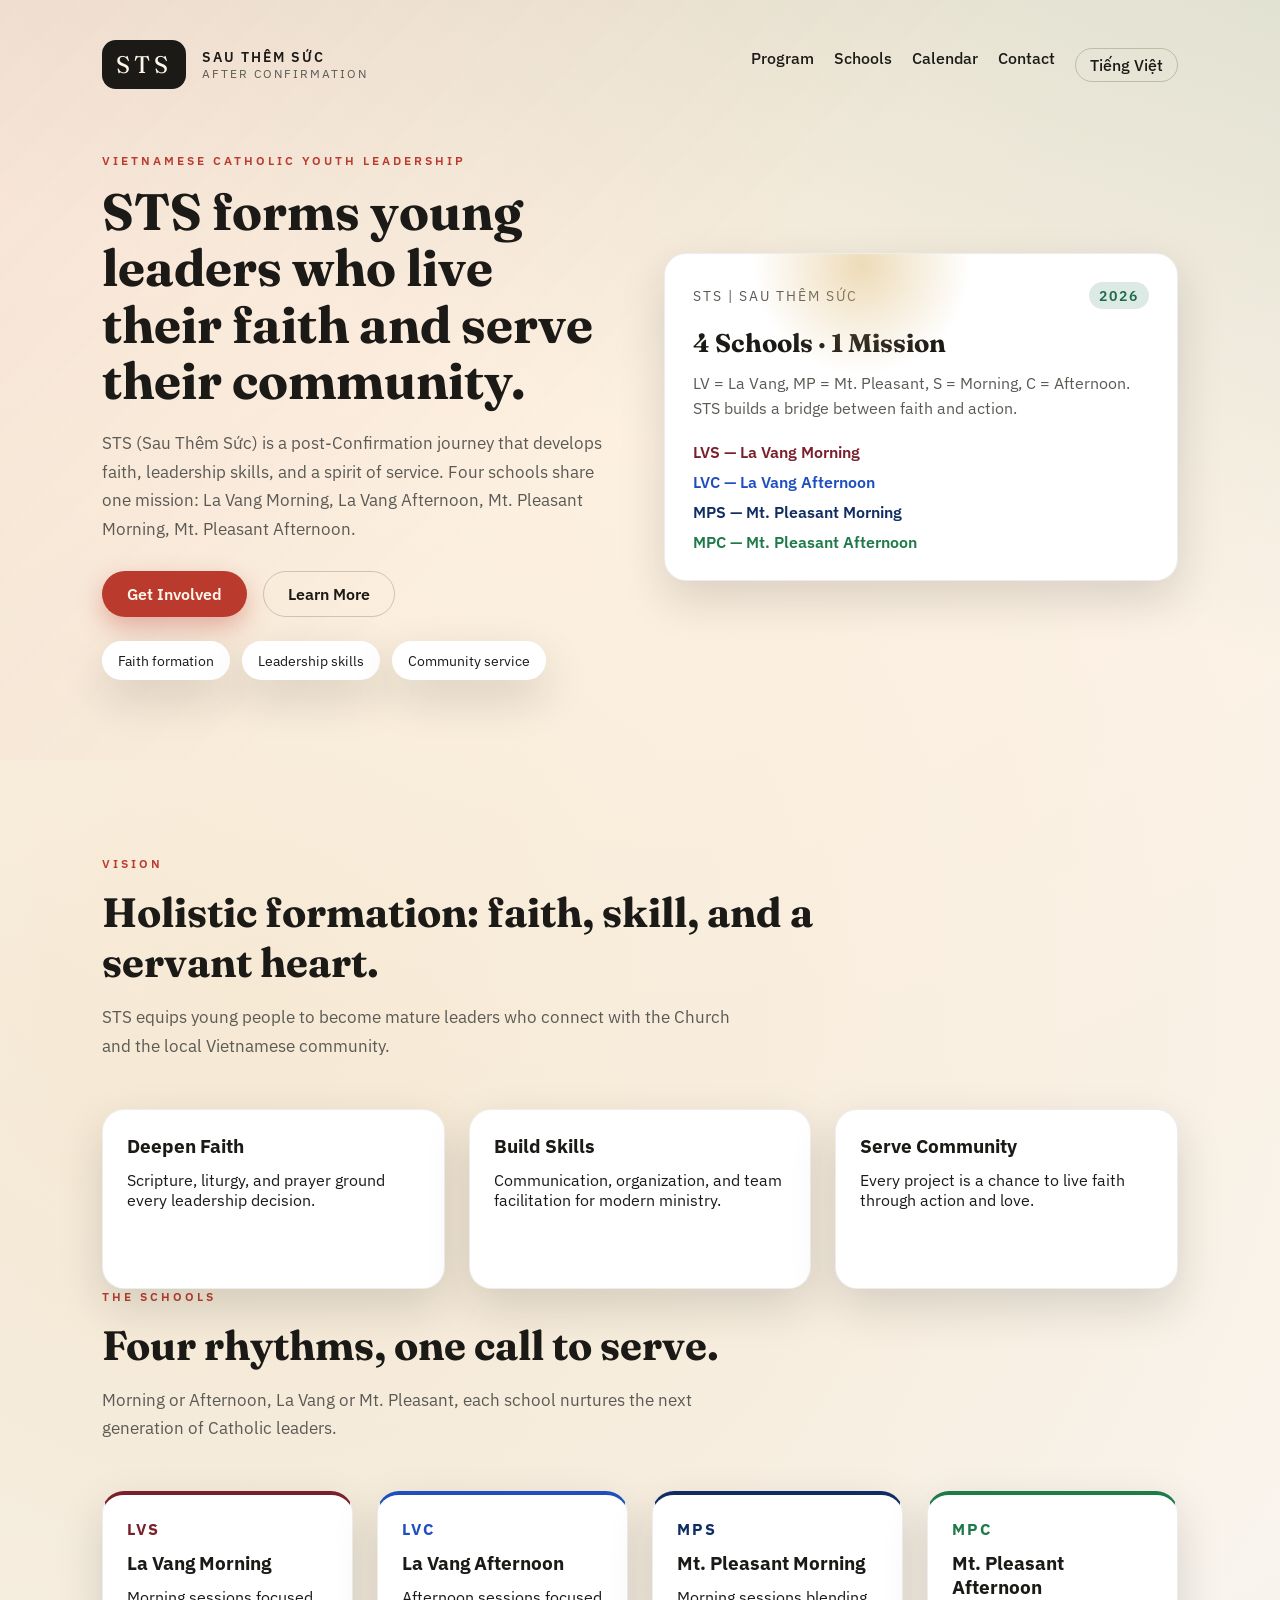
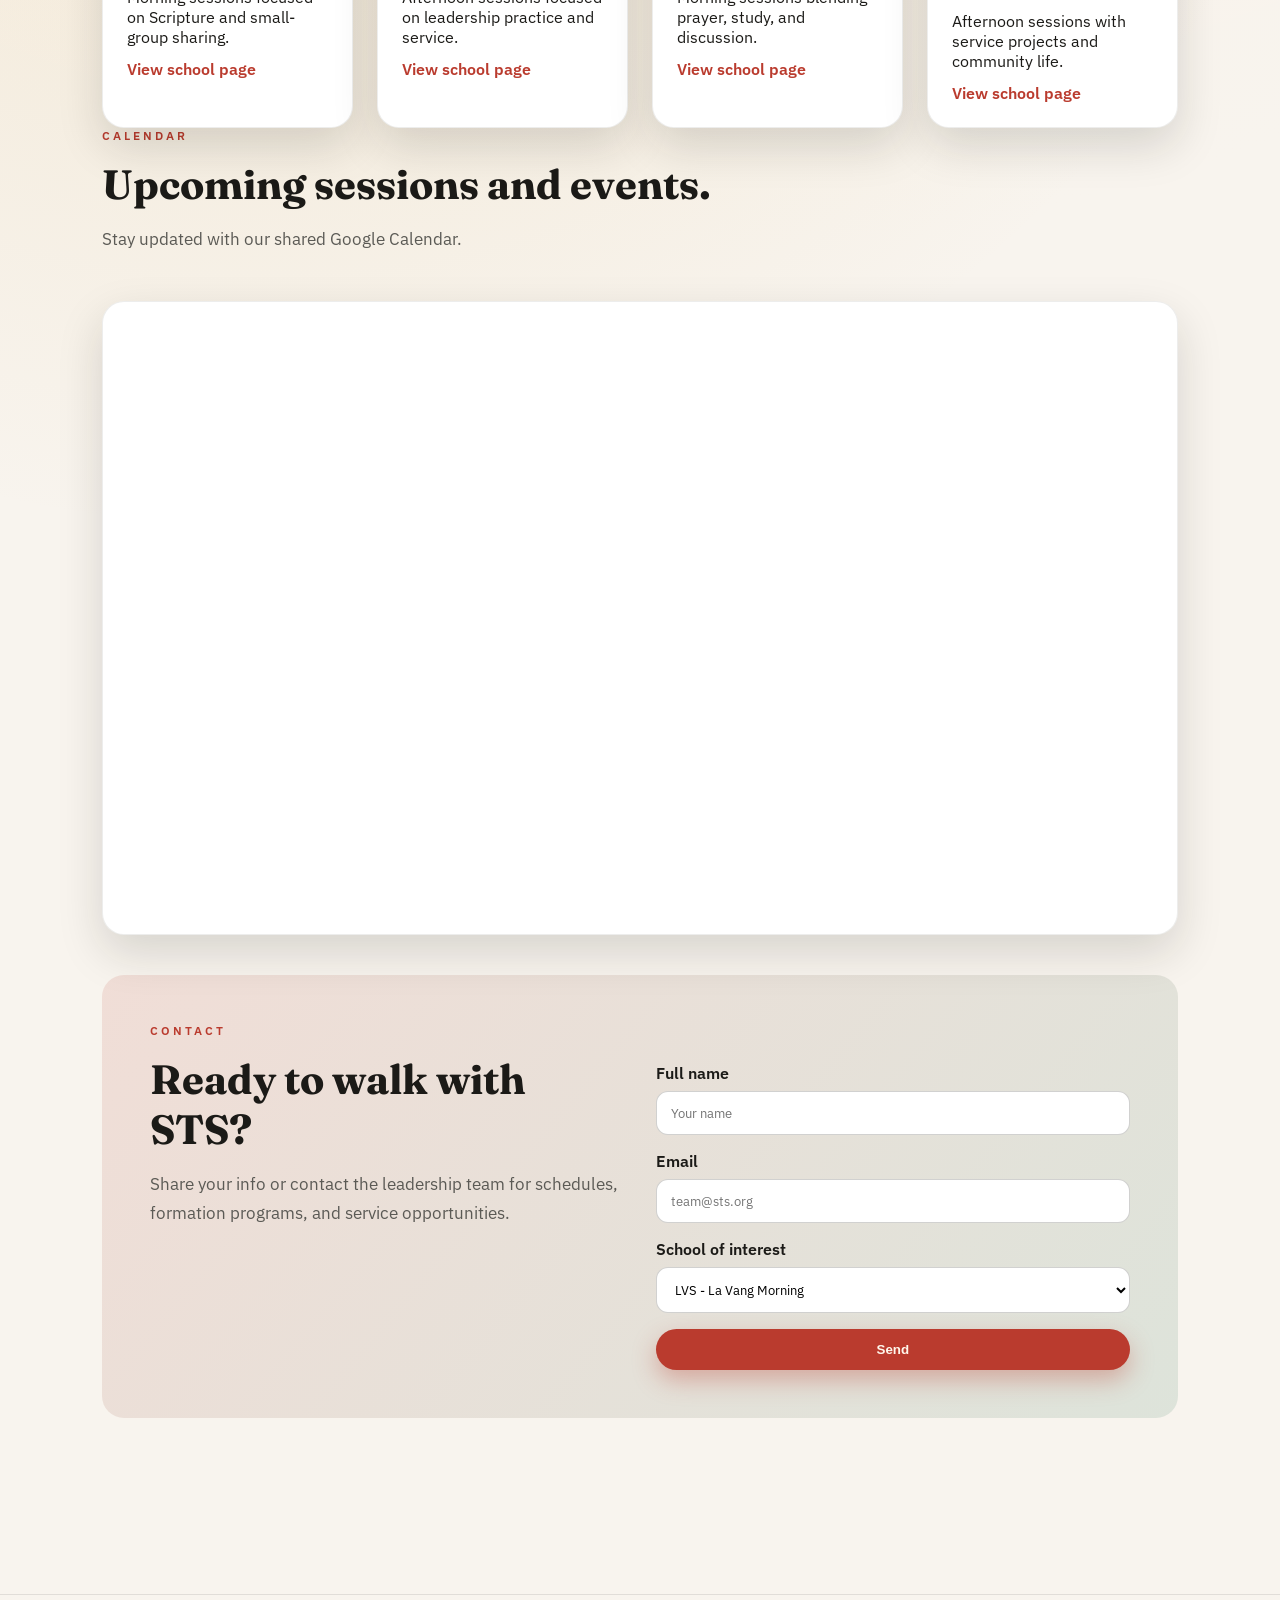
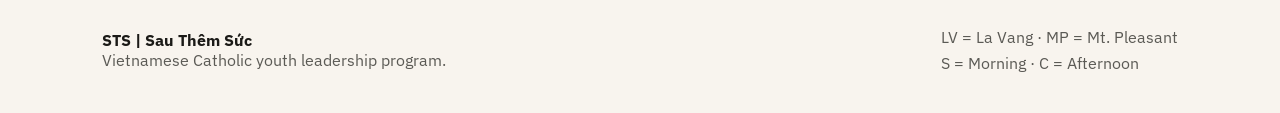
<file: index.html>
﻿<!doctype html>
<html lang="en">
  <head>
    <meta charset="UTF-8" />
    <meta name="viewport" content="width=device-width, initial-scale=1" />
    <title>STS - Sau Thêm Sức</title>
    <meta
      name="description"
      content="STS (Sau Thêm Sức) - Vietnamese Catholic youth leadership program."
    />
    <link rel="stylesheet" href="styles.css" />
  </head>
  <body>
    <div class="page">
      <header class="hero">
        <nav class="nav">
          <div class="brand">
            <div class="brand-mark">STS</div>
            <div class="brand-text">
              <span class="brand-title">Sau Thêm Sức</span>
              <span class="brand-sub">After Confirmation</span>
            </div>
          </div>
          <div class="nav-links">
            <a href="#program">Program</a>
            <a href="#schools">Schools</a>
            <a href="#calendar">Calendar</a>
            <a href="#contact">Contact</a>
            <a class="lang-link" href="vi/index.html">Tiếng Việt</a>
          </div>
        </nav>

        <div class="hero-content">
          <div class="hero-text">
            <p class="eyebrow">Vietnamese Catholic youth leadership</p>
            <h1>
              STS forms young leaders who live their faith and serve their
              community.
            </h1>
            <p class="lede">
              STS (Sau Thêm Sức) is a post-Confirmation journey that develops
              faith, leadership skills, and a spirit of service. Four schools
              share one mission: La Vang Morning, La Vang Afternoon, Mt.
              Pleasant Morning, Mt. Pleasant Afternoon.
            </p>
            <div class="hero-actions">
              <a class="btn primary" href="#contact">Get Involved</a>
              <a class="btn ghost" href="#program">Learn More</a>
            </div>
            <div class="hero-badges">
              <div class="badge">Faith formation</div>
              <div class="badge">Leadership skills</div>
              <div class="badge">Community service</div>
            </div>
          </div>
          <div class="hero-card">
            <div class="card-header">
              <span>STS | Sau Thêm Sức</span>
              <span class="pill">2026</span>
            </div>
            <div class="card-body">
              <h3>4 Schools · 1 Mission</h3>
              <p>
                LV = La Vang, MP = Mt. Pleasant, S = Morning, C = Afternoon. STS
                builds a bridge between faith and action.
              </p>
              <div class="school-list">
                <a class="school lvs" href="schools/lvs.html">LVS — La Vang Morning</a>
                <a class="school lvc" href="schools/lvc.html">LVC — La Vang Afternoon</a>
                <a class="school mps" href="schools/mps.html">MPS — Mt. Pleasant Morning</a>
                <a class="school mpc" href="schools/mpc.html">MPC — Mt. Pleasant Afternoon</a>
              </div>
            </div>
          </div>
        </div>
      </header>

      <main>
        <section id="program" class="section program">
          <div class="section-head">
            <p class="eyebrow">Vision</p>
            <h2>Holistic formation: faith, skill, and a servant heart.</h2>
            <p class="lede">
              STS equips young people to become mature leaders who connect with
              the Church and the local Vietnamese community.
            </p>
          </div>

          <div class="program-grid">
            <article class="program-card">
              <h3>Deepen Faith</h3>
              <p>
                Scripture, liturgy, and prayer ground every leadership decision.
              </p>
            </article>
            <article class="program-card">
              <h3>Build Skills</h3>
              <p>
                Communication, organization, and team facilitation for modern
                ministry.
              </p>
            </article>
            <article class="program-card">
              <h3>Serve Community</h3>
              <p>
                Every project is a chance to live faith through action and love.
              </p>
            </article>
          </div>
        </section>

        <section id="schools" class="section schools">
          <div class="section-head">
            <p class="eyebrow">The Schools</p>
            <h2>Four rhythms, one call to serve.</h2>
            <p class="lede">
              Morning or Afternoon, La Vang or Mt. Pleasant, each school nurtures
              the next generation of Catholic leaders.
            </p>
          </div>

          <div class="school-grid">
            <article class="school-card lvs">
              <div class="school-tag">LVS</div>
              <h3>La Vang Morning</h3>
              <p>Morning sessions focused on Scripture and small-group sharing.</p>
              <a class="inline-link" href="schools/lvs.html">View school page</a>
            </article>
            <article class="school-card lvc">
              <div class="school-tag">LVC</div>
              <h3>La Vang Afternoon</h3>
              <p>Afternoon sessions focused on leadership practice and service.</p>
              <a class="inline-link" href="schools/lvc.html">View school page</a>
            </article>
            <article class="school-card mps">
              <div class="school-tag">MPS</div>
              <h3>Mt. Pleasant Morning</h3>
              <p>Morning sessions blending prayer, study, and discussion.</p>
              <a class="inline-link" href="schools/mps.html">View school page</a>
            </article>
            <article class="school-card mpc">
              <div class="school-tag">MPC</div>
              <h3>Mt. Pleasant Afternoon</h3>
              <p>Afternoon sessions with service projects and community life.</p>
              <a class="inline-link" href="schools/mpc.html">View school page</a>
            </article>
          </div>
        </section>

        <section id="calendar" class="section schedule">
          <div class="section-head">
            <p class="eyebrow">Calendar</p>
            <h2>Upcoming sessions and events.</h2>
            <p class="lede">
              Stay updated with our shared Google Calendar.
            </p>
          </div>
          <div class="calendar-card calendar-embed">
            <iframe
              src="https://calendar.google.com/calendar/embed?src=32ae6fd4a57cb1086c6ecb6ee3db74d60b10bdf410ffcbf2be2b82c9030bb567%40group.calendar.google.com&ctz=America%2FLos_Angeles"
              style="border: 0"
              width="800"
              height="600"
              frameborder="0"
              scrolling="no"
              title="STS Google Calendar"
            ></iframe>
          </div>
        </section>

        <section id="contact" class="section contact">
          <div class="contact-card">
            <div>
              <p class="eyebrow">Contact</p>
              <h2>Ready to walk with STS?</h2>
              <p class="lede">
                Share your info or contact the leadership team for schedules,
                formation programs, and service opportunities.
              </p>
            </div>
            <form
              class="contact-form"
              method="POST"
              action="https://formspree.io/f/xojkdoae"
            >
              <p class="form-status" role="status" aria-live="polite"></p>
              <label>
                Full name
                <input type="text" name="name" placeholder="Your name" required />
              </label>
              <label>
                Email
                <input type="email" name="email" placeholder="team@sts.org" required />
              </label>
              <label>
                School of interest
                <select name="school" required>
                  <option>LVS - La Vang Morning</option>
                  <option>LVC - La Vang Afternoon</option>
                  <option>MPS - Mt. Pleasant Morning</option>
                  <option>MPC - Mt. Pleasant Afternoon</option>
                </select>
              </label>
              <button type="submit" class="btn primary">Send</button>
            </form>
          </div>
        </section>
      </main>

      <footer class="footer">
        <div>
          <strong>STS | Sau Thêm Sức</strong>
          <p>Vietnamese Catholic youth leadership program.</p>
        </div>
        <div class="footer-links">
          <span>LV = La Vang · MP = Mt. Pleasant</span>
          <span>S = Morning · C = Afternoon</span>
        </div>
      </footer>
    </div>

    <script>
      const form = document.querySelector(".contact-form");
      const statusEl = document.querySelector(".form-status");

      if (form && statusEl) {
        form.addEventListener("submit", async (event) => {
          event.preventDefault();
          statusEl.textContent = "Sending...";
          statusEl.classList.remove("success", "error");

          try {
            const response = await fetch(form.action, {
              method: "POST",
              headers: { Accept: "application/json" },
              body: new FormData(form),
            });

            if (response.ok) {
              form.reset();
              statusEl.textContent = "Thanks! Your message was sent.";
              statusEl.classList.add("success");
            } else {
              statusEl.textContent = "Sorry, something went wrong. Try again.";
              statusEl.classList.add("error");
            }
          } catch (error) {
            statusEl.textContent = "Network error. Please try again.";
            statusEl.classList.add("error");
          }
        });
      }
    </script>
  </body>
</html>
</file>
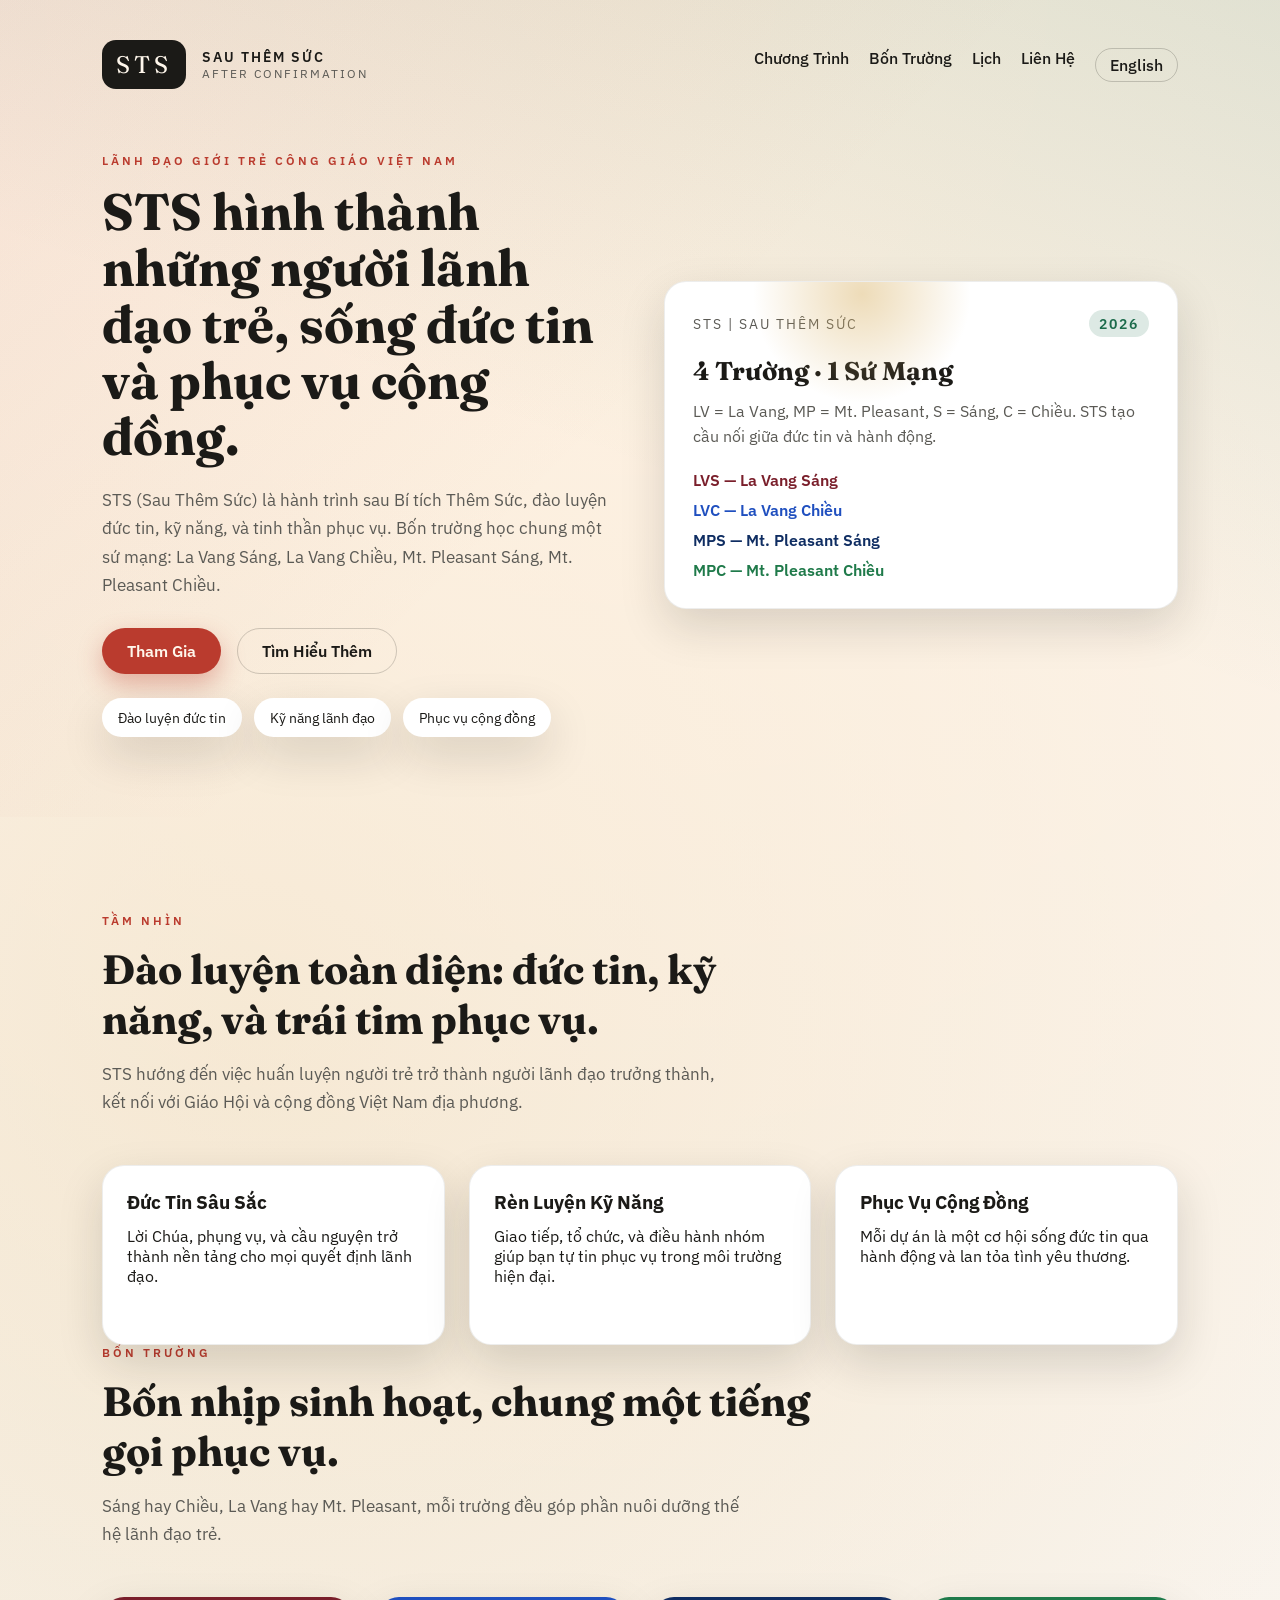
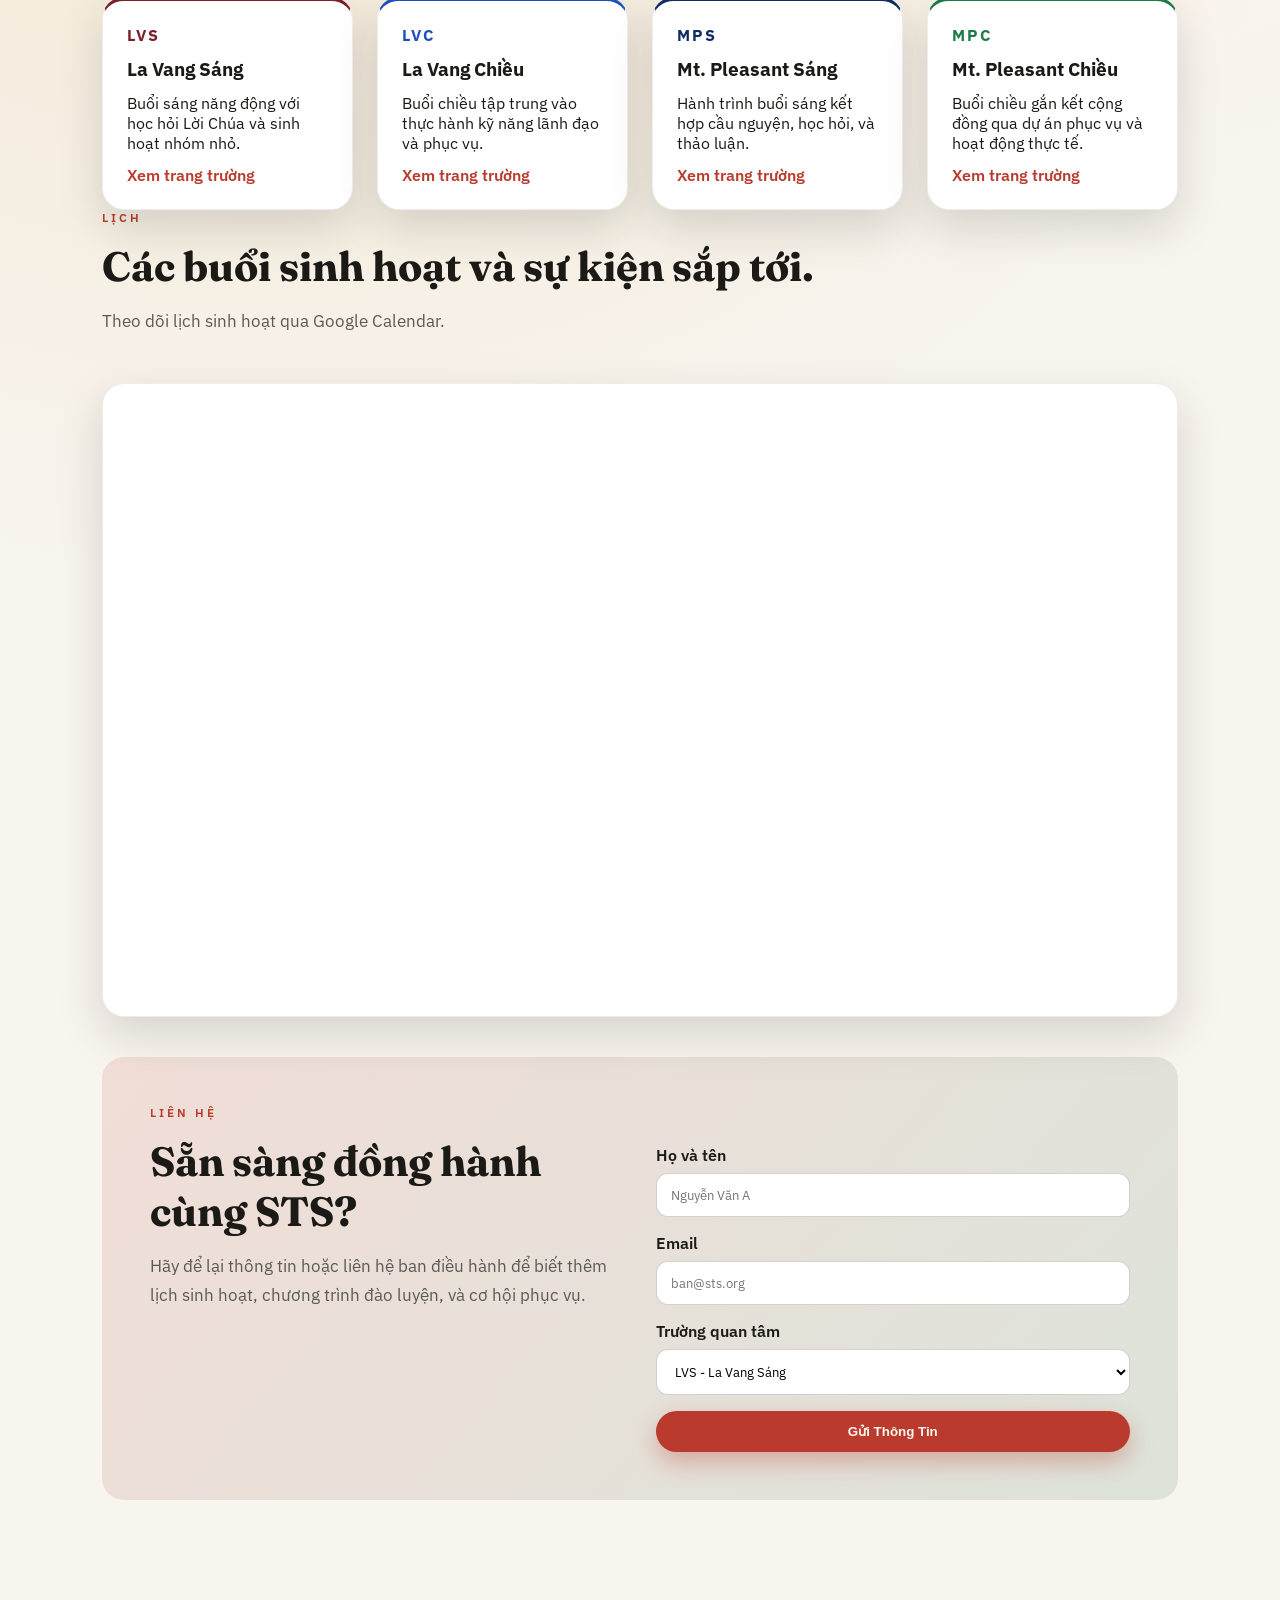
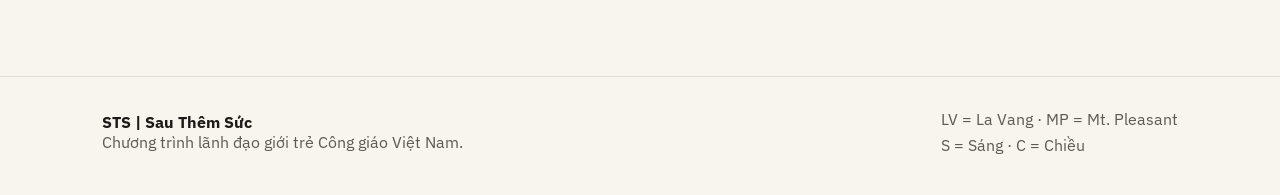
<file: vi/index.html>
﻿<!doctype html>
<html lang="vi">
  <head>
    <meta charset="UTF-8" />
    <meta name="viewport" content="width=device-width, initial-scale=1" />
    <title>STS - Sau Thêm Sức</title>
    <meta
      name="description"
      content="STS (Sau Thêm Sức) - Chương trình lãnh đạo giới trẻ Công giáo Việt Nam."
    />
    <link rel="stylesheet" href="../styles.css" />
  </head>
  <body>
    <div class="page">
      <header class="hero">
        <nav class="nav">
          <div class="brand">
            <div class="brand-mark">STS</div>
            <div class="brand-text">
              <span class="brand-title">Sau Thêm Sức</span>
              <span class="brand-sub">After Confirmation</span>
            </div>
          </div>
          <div class="nav-links">
            <a href="#program">Chương Trình</a>
            <a href="#schools">Bốn Trường</a>
            <a href="#calendar">Lịch</a>
            <a href="#contact">Liên Hệ</a>
            <a class="lang-link" href="../index.html">English</a>
          </div>
        </nav>

        <div class="hero-content">
          <div class="hero-text">
            <p class="eyebrow">Lãnh đạo giới trẻ Công giáo Việt Nam</p>
            <h1>
              STS hình thành những người lãnh đạo trẻ,
              sống đức tin và phục vụ cộng đồng.
            </h1>
            <p class="lede">
              STS (Sau Thêm Sức) là hành trình sau Bí tích Thêm Sức, đào luyện đức
              tin, kỹ năng, và tinh thần phục vụ. Bốn trường học chung một sứ mạng:
              La Vang Sáng, La Vang Chiều, Mt. Pleasant Sáng, Mt. Pleasant Chiều.
            </p>
            <div class="hero-actions">
              <a class="btn primary" href="#contact">Tham Gia</a>
              <a class="btn ghost" href="#program">Tìm Hiểu Thêm</a>
            </div>
            <div class="hero-badges">
              <div class="badge">Đào luyện đức tin</div>
              <div class="badge">Kỹ năng lãnh đạo</div>
              <div class="badge">Phục vụ cộng đồng</div>
            </div>
          </div>
          <div class="hero-card">
            <div class="card-header">
              <span>STS | Sau Thêm Sức</span>
              <span class="pill">2026</span>
            </div>
            <div class="card-body">
              <h3>4 Trường · 1 Sứ Mạng</h3>
              <p>
                LV = La Vang, MP = Mt. Pleasant, S = Sáng, C = Chiều. STS tạo cầu
                nối giữa đức tin và hành động.
              </p>
              <div class="school-list">
                <a class="school lvs" href="schools/lvs.html">LVS — La Vang Sáng</a>
                <a class="school lvc" href="schools/lvc.html">LVC — La Vang Chiều</a>
                <a class="school mps" href="schools/mps.html">MPS — Mt. Pleasant Sáng</a>
                <a class="school mpc" href="schools/mpc.html">MPC — Mt. Pleasant Chiều</a>
              </div>
            </div>
          </div>
        </div>
      </header>

      <main>
        <section id="program" class="section program">
          <div class="section-head">
            <p class="eyebrow">Tầm Nhìn</p>
            <h2>Đào luyện toàn diện: đức tin, kỹ năng, và trái tim phục vụ.</h2>
            <p class="lede">
              STS hướng đến việc huấn luyện người trẻ trở thành người lãnh đạo
              trưởng thành, kết nối với Giáo Hội và cộng đồng Việt Nam địa phương.
            </p>
          </div>

          <div class="program-grid">
            <article class="program-card">
              <h3>Đức Tin Sâu Sắc</h3>
              <p>
                Lời Chúa, phụng vụ, và cầu nguyện trở thành nền tảng cho mọi quyết
                định lãnh đạo.
              </p>
            </article>
            <article class="program-card">
              <h3>Rèn Luyện Kỹ Năng</h3>
              <p>
                Giao tiếp, tổ chức, và điều hành nhóm giúp bạn tự tin phục vụ trong
                môi trường hiện đại.
              </p>
            </article>
            <article class="program-card">
              <h3>Phục Vụ Cộng Đồng</h3>
              <p>
                Mỗi dự án là một cơ hội sống đức tin qua hành động và lan tỏa tình
                yêu thương.
              </p>
            </article>
          </div>
        </section>

        <section id="schools" class="section schools">
          <div class="section-head">
            <p class="eyebrow">Bốn Trường</p>
            <h2>Bốn nhịp sinh hoạt, chung một tiếng gọi phục vụ.</h2>
            <p class="lede">
              Sáng hay Chiều, La Vang hay Mt. Pleasant, mỗi trường đều góp phần
              nuôi dưỡng thế hệ lãnh đạo trẻ.
            </p>
          </div>

          <div class="school-grid">
            <article class="school-card lvs">
              <div class="school-tag">LVS</div>
              <h3>La Vang Sáng</h3>
              <p>
                Buổi sáng năng động với học hỏi Lời Chúa và sinh hoạt nhóm nhỏ.
              </p>
              <a class="inline-link" href="schools/lvs.html">Xem trang trường</a>
            </article>
            <article class="school-card lvc">
              <div class="school-tag">LVC</div>
              <h3>La Vang Chiều</h3>
              <p>
                Buổi chiều tập trung vào thực hành kỹ năng lãnh đạo và phục vụ.
              </p>
              <a class="inline-link" href="schools/lvc.html">Xem trang trường</a>
            </article>
            <article class="school-card mps">
              <div class="school-tag">MPS</div>
              <h3>Mt. Pleasant Sáng</h3>
              <p>
                Hành trình buổi sáng kết hợp cầu nguyện, học hỏi, và thảo luận.
              </p>
              <a class="inline-link" href="schools/mps.html">Xem trang trường</a>
            </article>
            <article class="school-card mpc">
              <div class="school-tag">MPC</div>
              <h3>Mt. Pleasant Chiều</h3>
              <p>
                Buổi chiều gắn kết cộng đồng qua dự án phục vụ và hoạt động thực tế.
              </p>
              <a class="inline-link" href="schools/mpc.html">Xem trang trường</a>
            </article>
          </div>
        </section>

        <section id="calendar" class="section schedule">
          <div class="section-head">
            <p class="eyebrow">Lịch</p>
            <h2>Các buổi sinh hoạt và sự kiện sắp tới.</h2>
            <p class="lede">
              Theo dõi lịch sinh hoạt qua Google Calendar.
            </p>
          </div>
          <div class="calendar-card calendar-embed">
            <iframe
              src="https://calendar.google.com/calendar/embed?src=32ae6fd4a57cb1086c6ecb6ee3db74d60b10bdf410ffcbf2be2b82c9030bb567%40group.calendar.google.com&ctz=America%2FLos_Angeles"
              style="border: 0"
              width="800"
              height="600"
              frameborder="0"
              scrolling="no"
              title="Lịch Google STS"
            ></iframe>
          </div>
        </section>

        <section id="contact" class="section contact">
          <div class="contact-card">
            <div>
              <p class="eyebrow">Liên Hệ</p>
              <h2>Sẵn sàng đồng hành cùng STS?</h2>
              <p class="lede">
                Hãy để lại thông tin hoặc liên hệ ban điều hành để biết thêm lịch
                sinh hoạt, chương trình đào luyện, và cơ hội phục vụ.
              </p>
            </div>
            <form
              class="contact-form"
              method="POST"
              action="https://formspree.io/f/xojkdoae"
            >
              <p class="form-status" role="status" aria-live="polite"></p>
              <label>
                Họ và tên
                <input type="text" name="name" placeholder="Nguyễn Văn A" required />
              </label>
              <label>
                Email
                <input type="email" name="email" placeholder="ban@sts.org" required />
              </label>
              <label>
                Trường quan tâm
                <select name="school" required>
                  <option>LVS - La Vang Sáng</option>
                  <option>LVC - La Vang Chiều</option>
                  <option>MPS - Mt. Pleasant Sáng</option>
                  <option>MPC - Mt. Pleasant Chiều</option>
                </select>
              </label>
              <button type="submit" class="btn primary">Gửi Thông Tin</button>
            </form>
          </div>
        </section>
      </main>

      <footer class="footer">
        <div>
          <strong>STS | Sau Thêm Sức</strong>
          <p>Chương trình lãnh đạo giới trẻ Công giáo Việt Nam.</p>
        </div>
        <div class="footer-links">
          <span>LV = La Vang · MP = Mt. Pleasant</span>
          <span>S = Sáng · C = Chiều</span>
        </div>
      </footer>
    </div>

    <script>
      const form = document.querySelector(".contact-form");
      const statusEl = document.querySelector(".form-status");

      if (form && statusEl) {
        form.addEventListener("submit", async (event) => {
          event.preventDefault();
          statusEl.textContent = "Đang gửi...";
          statusEl.classList.remove("success", "error");

          try {
            const response = await fetch(form.action, {
              method: "POST",
              headers: { Accept: "application/json" },
              body: new FormData(form),
            });

            if (response.ok) {
              form.reset();
              statusEl.textContent = "Cảm ơn bạn! Thông tin đã được gửi.";
              statusEl.classList.add("success");
            } else {
              statusEl.textContent = "Có lỗi xảy ra. Vui lòng thử lại.";
              statusEl.classList.add("error");
            }
          } catch (error) {
            statusEl.textContent = "Lỗi mạng. Vui lòng thử lại.";
            statusEl.classList.add("error");
          }
        });
      }
    </script>
  </body>
</html>
</file>
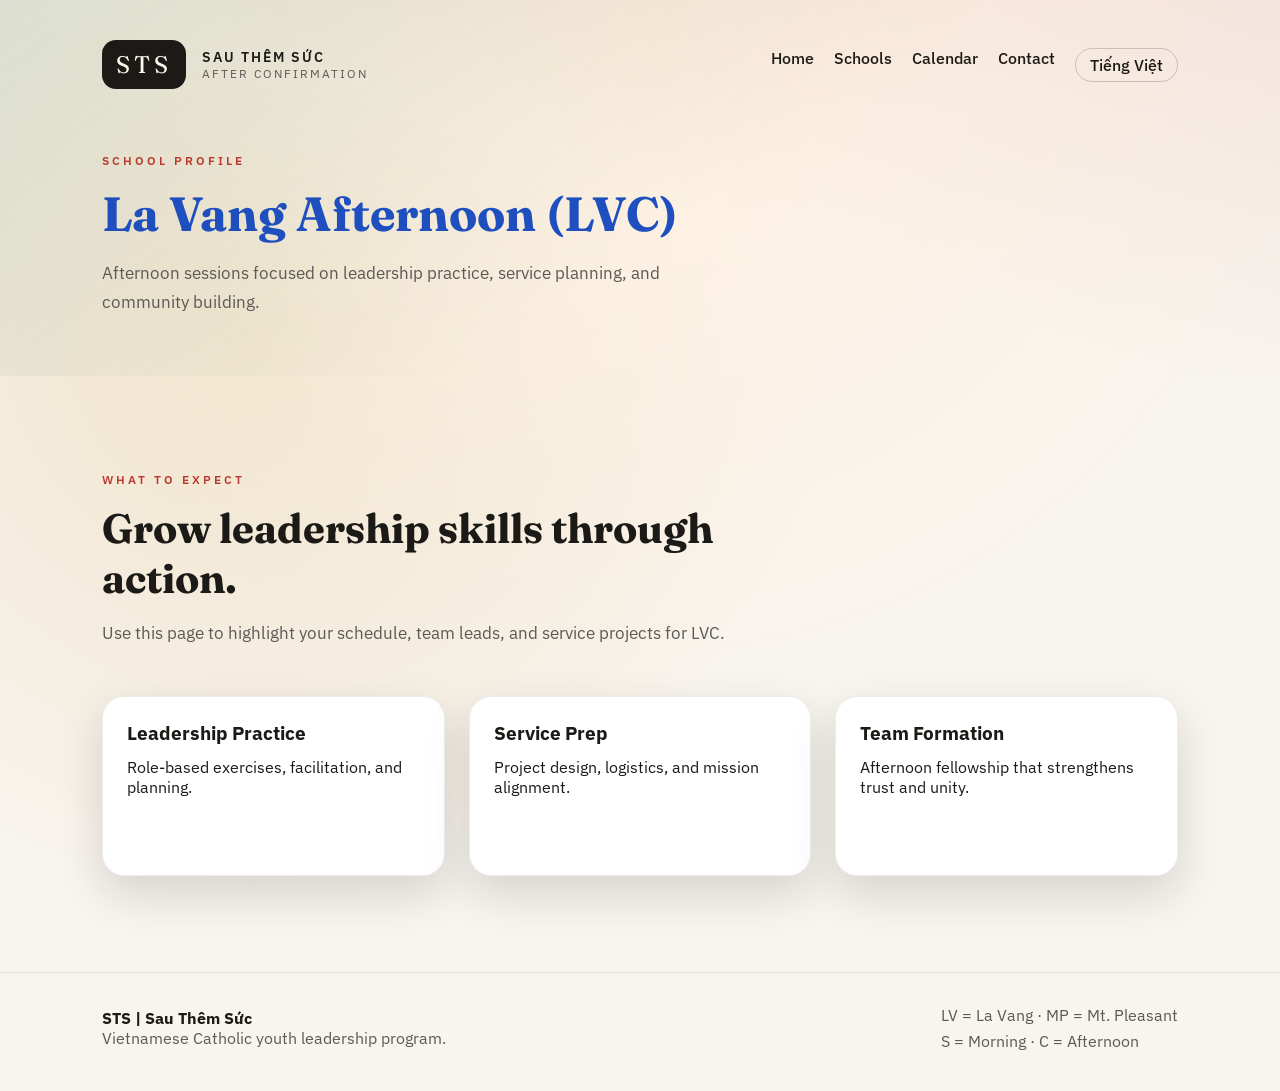
<file: schools/lvc.html>
﻿<!doctype html>
<html lang="en">
  <head>
    <meta charset="UTF-8" />
    <meta name="viewport" content="width=device-width, initial-scale=1" />
    <title>LVC - La Vang Afternoon | STS</title>
    <meta
      name="description"
      content="LVC (La Vang Afternoon) - STS youth leadership school."
    />
    <link rel="stylesheet" href="../styles.css" />
  </head>
  <body>
    <div class="page">
      <header class="sub-hero lvc">
        <nav class="nav">
          <div class="brand">
            <div class="brand-mark">STS</div>
            <div class="brand-text">
              <span class="brand-title">Sau Thêm Sức</span>
              <span class="brand-sub">After Confirmation</span>
            </div>
          </div>
          <div class="nav-links">
            <a href="../index.html">Home</a>
            <a href="../index.html#schools">Schools</a>
            <a href="../index.html#calendar">Calendar</a>
            <a href="../index.html#contact">Contact</a>
            <a class="lang-link" href="../vi/schools/lvc.html">Tiếng Việt</a>
          </div>
        </nav>
        <div class="sub-hero-content">
          <p class="eyebrow">School profile</p>
          <h1 class="school-title">La Vang Afternoon (LVC)</h1>
          <p class="lede">
            Afternoon sessions focused on leadership practice, service planning,
            and community building.
          </p>
        </div>
      </header>

      <main>
        <section class="section program">
          <div class="section-head">
            <p class="eyebrow">What to expect</p>
            <h2>Grow leadership skills through action.</h2>
            <p class="lede">
              Use this page to highlight your schedule, team leads, and service
              projects for LVC.
            </p>
          </div>
          <div class="program-grid">
            <article class="program-card">
              <h3>Leadership Practice</h3>
              <p>Role-based exercises, facilitation, and planning.</p>
            </article>
            <article class="program-card">
              <h3>Service Prep</h3>
              <p>Project design, logistics, and mission alignment.</p>
            </article>
            <article class="program-card">
              <h3>Team Formation</h3>
              <p>Afternoon fellowship that strengthens trust and unity.</p>
            </article>
          </div>
        </section>
      </main>

      <footer class="footer">
        <div>
          <strong>STS | Sau Thêm Sức</strong>
          <p>Vietnamese Catholic youth leadership program.</p>
        </div>
        <div class="footer-links">
          <span>LV = La Vang · MP = Mt. Pleasant</span>
          <span>S = Morning · C = Afternoon</span>
        </div>
      </footer>
    </div>
  </body>
</html>
</file>
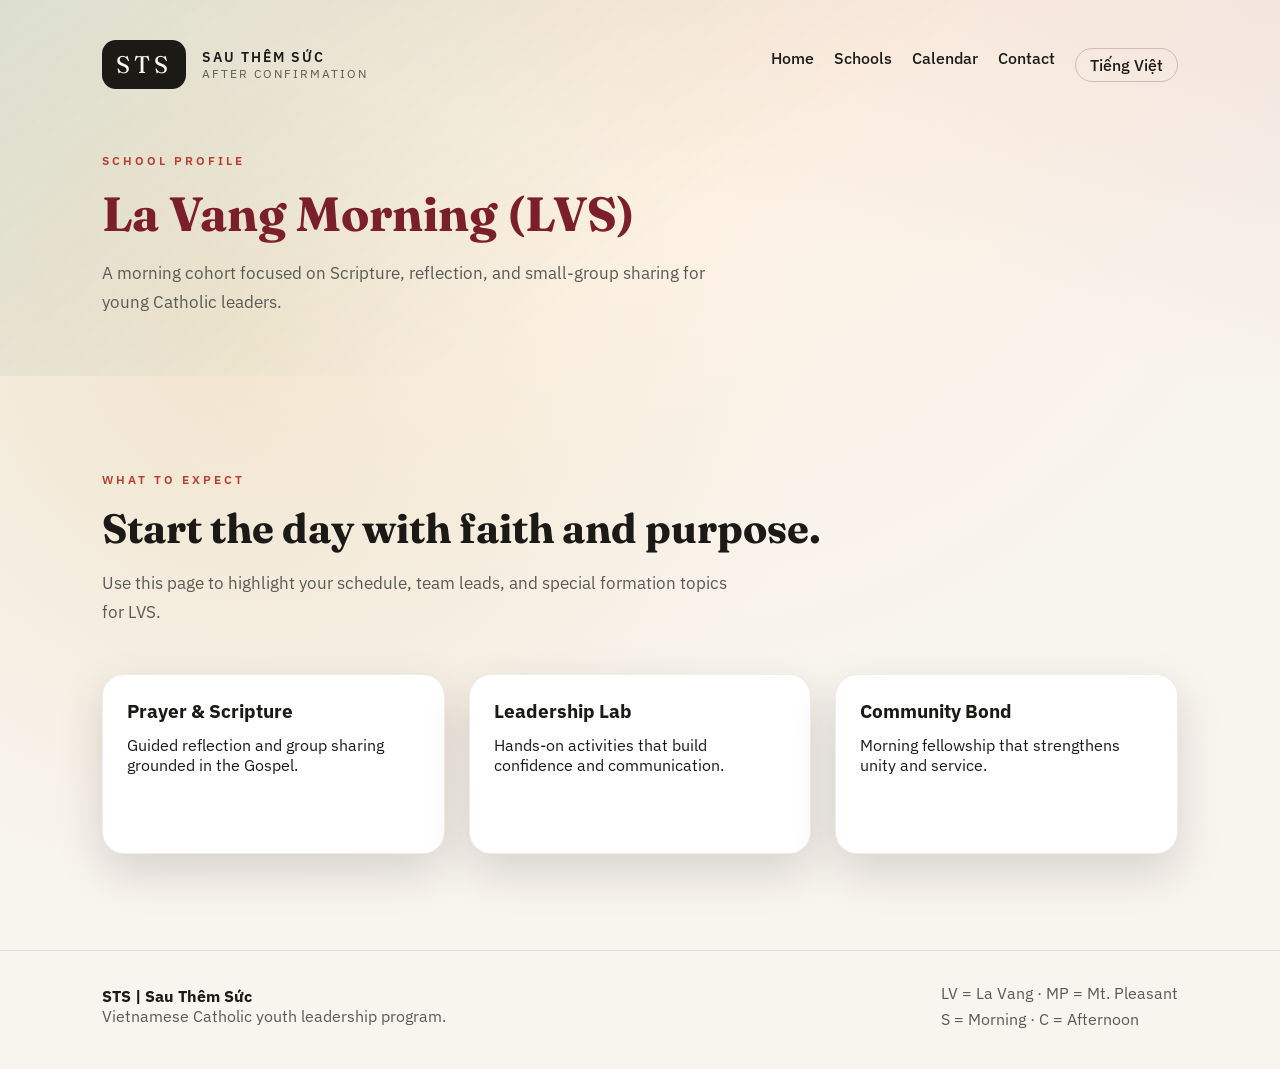
<file: schools/lvs.html>
﻿<!doctype html>
<html lang="en">
  <head>
    <meta charset="UTF-8" />
    <meta name="viewport" content="width=device-width, initial-scale=1" />
    <title>LVS - La Vang Morning | STS</title>
    <meta
      name="description"
      content="LVS (La Vang Morning) - STS youth leadership school."
    />
    <link rel="stylesheet" href="../styles.css" />
  </head>
  <body>
    <div class="page">
      <header class="sub-hero lvs">
        <nav class="nav">
          <div class="brand">
            <div class="brand-mark">STS</div>
            <div class="brand-text">
              <span class="brand-title">Sau Thêm Sức</span>
              <span class="brand-sub">After Confirmation</span>
            </div>
          </div>
          <div class="nav-links">
            <a href="../index.html">Home</a>
            <a href="../index.html#schools">Schools</a>
            <a href="../index.html#calendar">Calendar</a>
            <a href="../index.html#contact">Contact</a>
            <a class="lang-link" href="../vi/schools/lvs.html">Tiếng Việt</a>
          </div>
        </nav>
        <div class="sub-hero-content">
          <p class="eyebrow">School profile</p>
          <h1 class="school-title">La Vang Morning (LVS)</h1>
          <p class="lede">
            A morning cohort focused on Scripture, reflection, and small-group
            sharing for young Catholic leaders.
          </p>
        </div>
      </header>

      <main>
        <section class="section program">
          <div class="section-head">
            <p class="eyebrow">What to expect</p>
            <h2>Start the day with faith and purpose.</h2>
            <p class="lede">
              Use this page to highlight your schedule, team leads, and special
              formation topics for LVS.
            </p>
          </div>
          <div class="program-grid">
            <article class="program-card">
              <h3>Prayer & Scripture</h3>
              <p>Guided reflection and group sharing grounded in the Gospel.</p>
            </article>
            <article class="program-card">
              <h3>Leadership Lab</h3>
              <p>Hands-on activities that build confidence and communication.</p>
            </article>
            <article class="program-card">
              <h3>Community Bond</h3>
              <p>Morning fellowship that strengthens unity and service.</p>
            </article>
          </div>
        </section>
      </main>

      <footer class="footer">
        <div>
          <strong>STS | Sau Thêm Sức</strong>
          <p>Vietnamese Catholic youth leadership program.</p>
        </div>
        <div class="footer-links">
          <span>LV = La Vang · MP = Mt. Pleasant</span>
          <span>S = Morning · C = Afternoon</span>
        </div>
      </footer>
    </div>
  </body>
</html>
</file>
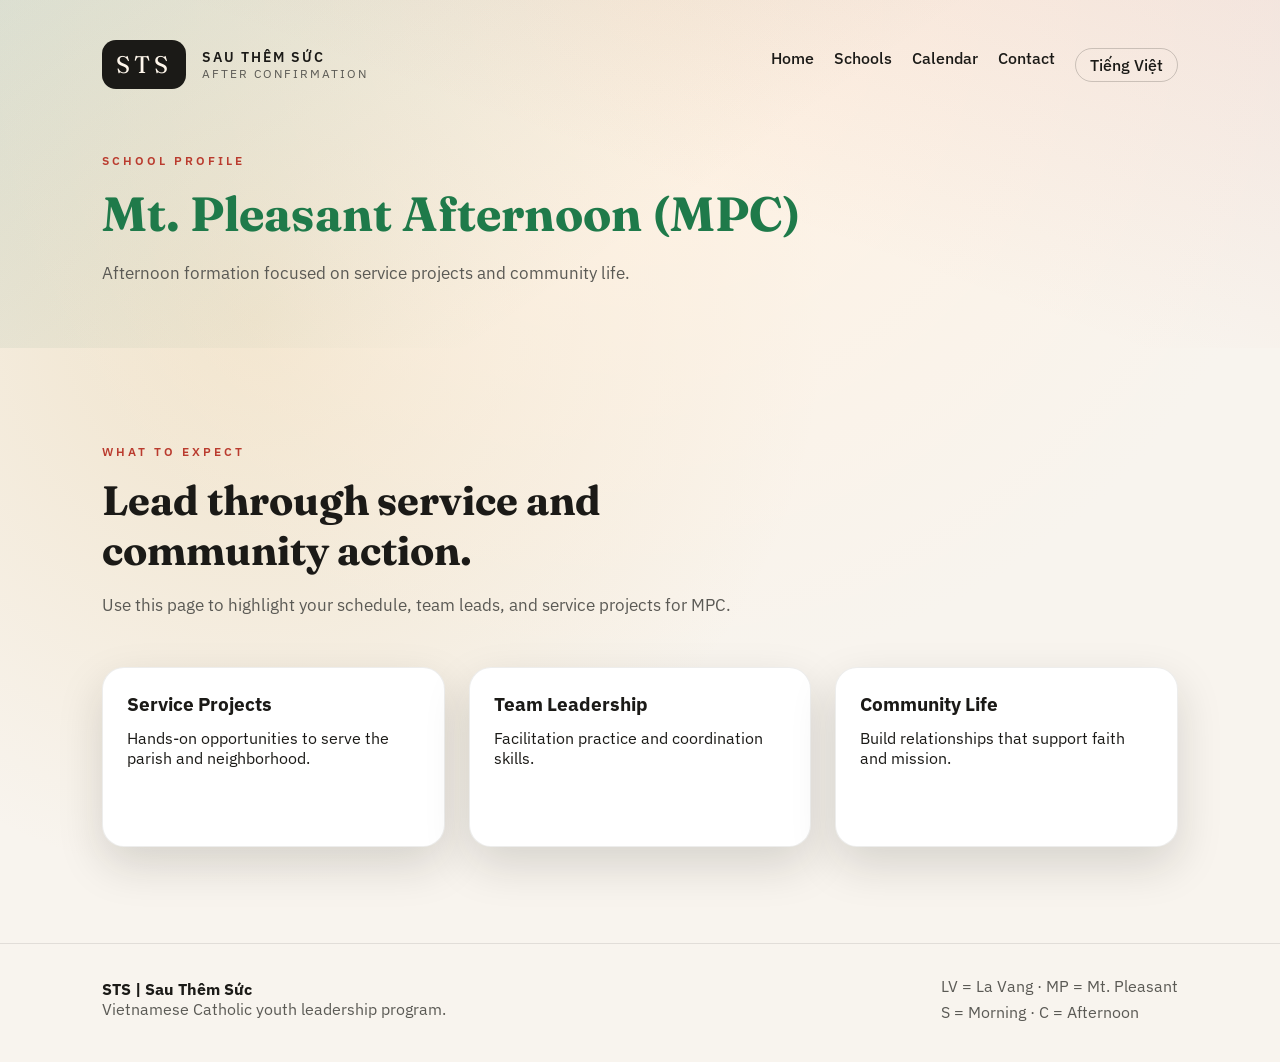
<file: schools/mpc.html>
﻿<!doctype html>
<html lang="en">
  <head>
    <meta charset="UTF-8" />
    <meta name="viewport" content="width=device-width, initial-scale=1" />
    <title>MPC - Mt. Pleasant Afternoon | STS</title>
    <meta
      name="description"
      content="MPC (Mt. Pleasant Afternoon) - STS youth leadership school."
    />
    <link rel="stylesheet" href="../styles.css" />
  </head>
  <body>
    <div class="page">
      <header class="sub-hero mpc">
        <nav class="nav">
          <div class="brand">
            <div class="brand-mark">STS</div>
            <div class="brand-text">
              <span class="brand-title">Sau Thêm Sức</span>
              <span class="brand-sub">After Confirmation</span>
            </div>
          </div>
          <div class="nav-links">
            <a href="../index.html">Home</a>
            <a href="../index.html#schools">Schools</a>
            <a href="../index.html#calendar">Calendar</a>
            <a href="../index.html#contact">Contact</a>
            <a class="lang-link" href="../vi/schools/mpc.html">Tiếng Việt</a>
          </div>
        </nav>
        <div class="sub-hero-content">
          <p class="eyebrow">School profile</p>
          <h1 class="school-title">Mt. Pleasant Afternoon (MPC)</h1>
          <p class="lede">
            Afternoon formation focused on service projects and community life.
          </p>
        </div>
      </header>

      <main>
        <section class="section program">
          <div class="section-head">
            <p class="eyebrow">What to expect</p>
            <h2>Lead through service and community action.</h2>
            <p class="lede">
              Use this page to highlight your schedule, team leads, and service
              projects for MPC.
            </p>
          </div>
          <div class="program-grid">
            <article class="program-card">
              <h3>Service Projects</h3>
              <p>Hands-on opportunities to serve the parish and neighborhood.</p>
            </article>
            <article class="program-card">
              <h3>Team Leadership</h3>
              <p>Facilitation practice and coordination skills.</p>
            </article>
            <article class="program-card">
              <h3>Community Life</h3>
              <p>Build relationships that support faith and mission.</p>
            </article>
          </div>
        </section>
      </main>

      <footer class="footer">
        <div>
          <strong>STS | Sau Thêm Sức</strong>
          <p>Vietnamese Catholic youth leadership program.</p>
        </div>
        <div class="footer-links">
          <span>LV = La Vang · MP = Mt. Pleasant</span>
          <span>S = Morning · C = Afternoon</span>
        </div>
      </footer>
    </div>
  </body>
</html>
</file>
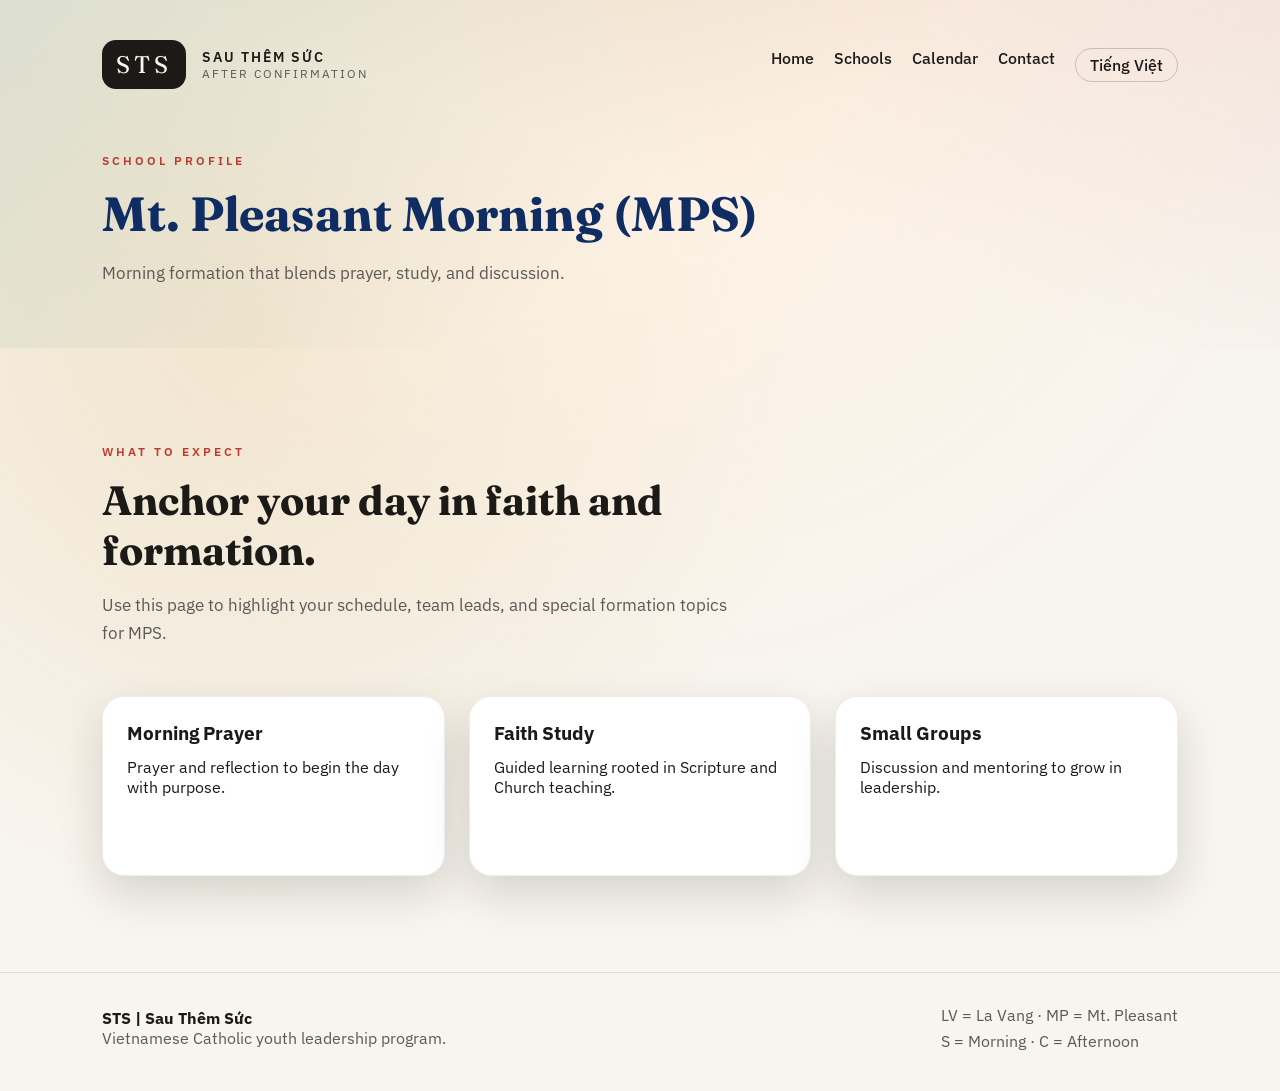
<file: schools/mps.html>
﻿<!doctype html>
<html lang="en">
  <head>
    <meta charset="UTF-8" />
    <meta name="viewport" content="width=device-width, initial-scale=1" />
    <title>MPS - Mt. Pleasant Morning | STS</title>
    <meta
      name="description"
      content="MPS (Mt. Pleasant Morning) - STS youth leadership school."
    />
    <link rel="stylesheet" href="../styles.css" />
  </head>
  <body>
    <div class="page">
      <header class="sub-hero mps">
        <nav class="nav">
          <div class="brand">
            <div class="brand-mark">STS</div>
            <div class="brand-text">
              <span class="brand-title">Sau Thêm Sức</span>
              <span class="brand-sub">After Confirmation</span>
            </div>
          </div>
          <div class="nav-links">
            <a href="../index.html">Home</a>
            <a href="../index.html#schools">Schools</a>
            <a href="../index.html#calendar">Calendar</a>
            <a href="../index.html#contact">Contact</a>
            <a class="lang-link" href="../vi/schools/mps.html">Tiếng Việt</a>
          </div>
        </nav>
        <div class="sub-hero-content">
          <p class="eyebrow">School profile</p>
          <h1 class="school-title">Mt. Pleasant Morning (MPS)</h1>
          <p class="lede">
            Morning formation that blends prayer, study, and discussion.
          </p>
        </div>
      </header>

      <main>
        <section class="section program">
          <div class="section-head">
            <p class="eyebrow">What to expect</p>
            <h2>Anchor your day in faith and formation.</h2>
            <p class="lede">
              Use this page to highlight your schedule, team leads, and special
              formation topics for MPS.
            </p>
          </div>
          <div class="program-grid">
            <article class="program-card">
              <h3>Morning Prayer</h3>
              <p>Prayer and reflection to begin the day with purpose.</p>
            </article>
            <article class="program-card">
              <h3>Faith Study</h3>
              <p>Guided learning rooted in Scripture and Church teaching.</p>
            </article>
            <article class="program-card">
              <h3>Small Groups</h3>
              <p>Discussion and mentoring to grow in leadership.</p>
            </article>
          </div>
        </section>
      </main>

      <footer class="footer">
        <div>
          <strong>STS | Sau Thêm Sức</strong>
          <p>Vietnamese Catholic youth leadership program.</p>
        </div>
        <div class="footer-links">
          <span>LV = La Vang · MP = Mt. Pleasant</span>
          <span>S = Morning · C = Afternoon</span>
        </div>
      </footer>
    </div>
  </body>
</html>
</file>
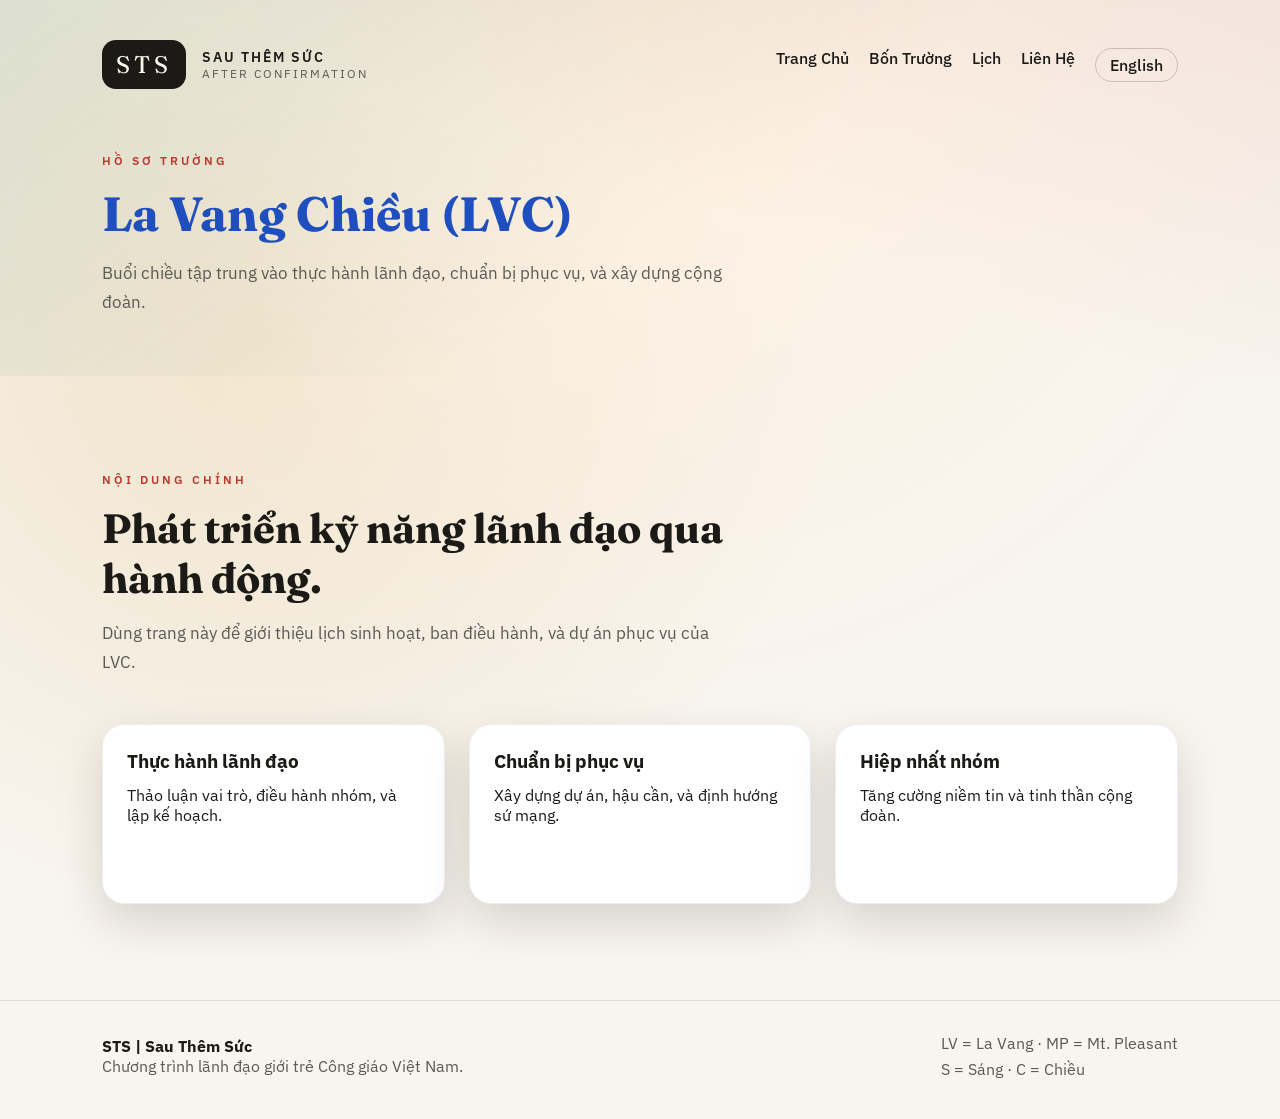
<file: vi/schools/lvc.html>
﻿<!doctype html>
<html lang="vi">
  <head>
    <meta charset="UTF-8" />
    <meta name="viewport" content="width=device-width, initial-scale=1" />
    <title>LVC - La Vang Chiều | STS</title>
    <meta
      name="description"
      content="LVC (La Vang Chiều) - Trường STS đào luyện lãnh đạo trẻ."
    />
    <link rel="stylesheet" href="../../styles.css" />
  </head>
  <body>
    <div class="page">
      <header class="sub-hero lvc">
        <nav class="nav">
          <div class="brand">
            <div class="brand-mark">STS</div>
            <div class="brand-text">
              <span class="brand-title">Sau Thêm Sức</span>
              <span class="brand-sub">After Confirmation</span>
            </div>
          </div>
          <div class="nav-links">
            <a href="../index.html">Trang Chủ</a>
            <a href="../index.html#schools">Bốn Trường</a>
            <a href="../index.html#calendar">Lịch</a>
            <a href="../index.html#contact">Liên Hệ</a>
            <a class="lang-link" href="../../schools/lvc.html">English</a>
          </div>
        </nav>
        <div class="sub-hero-content">
          <p class="eyebrow">Hồ sơ trường</p>
          <h1 class="school-title">La Vang Chiều (LVC)</h1>
          <p class="lede">
            Buổi chiều tập trung vào thực hành lãnh đạo, chuẩn bị phục vụ, và xây
            dựng cộng đoàn.
          </p>
        </div>
      </header>

      <main>
        <section class="section program">
          <div class="section-head">
            <p class="eyebrow">Nội dung chính</p>
            <h2>Phát triển kỹ năng lãnh đạo qua hành động.</h2>
            <p class="lede">
              Dùng trang này để giới thiệu lịch sinh hoạt, ban điều hành, và dự án
              phục vụ của LVC.
            </p>
          </div>
          <div class="program-grid">
            <article class="program-card">
              <h3>Thực hành lãnh đạo</h3>
              <p>Thảo luận vai trò, điều hành nhóm, và lập kế hoạch.</p>
            </article>
            <article class="program-card">
              <h3>Chuẩn bị phục vụ</h3>
              <p>Xây dựng dự án, hậu cần, và định hướng sứ mạng.</p>
            </article>
            <article class="program-card">
              <h3>Hiệp nhất nhóm</h3>
              <p>Tăng cường niềm tin và tinh thần cộng đoàn.</p>
            </article>
          </div>
        </section>
      </main>

      <footer class="footer">
        <div>
          <strong>STS | Sau Thêm Sức</strong>
          <p>Chương trình lãnh đạo giới trẻ Công giáo Việt Nam.</p>
        </div>
        <div class="footer-links">
          <span>LV = La Vang · MP = Mt. Pleasant</span>
          <span>S = Sáng · C = Chiều</span>
        </div>
      </footer>
    </div>
  </body>
</html>
</file>
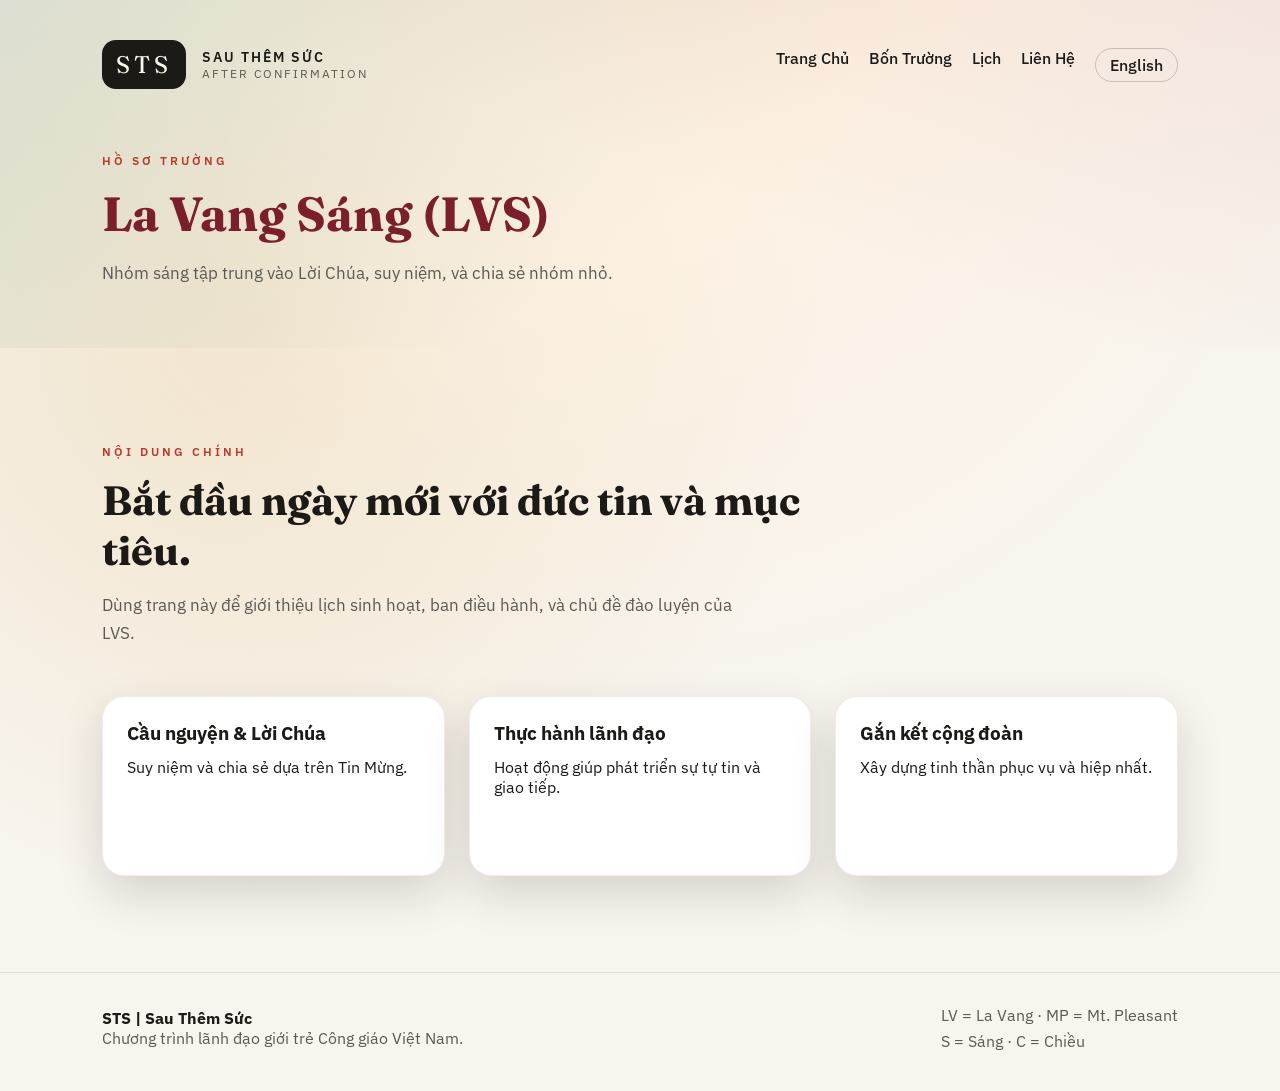
<file: vi/schools/lvs.html>
﻿<!doctype html>
<html lang="vi">
  <head>
    <meta charset="UTF-8" />
    <meta name="viewport" content="width=device-width, initial-scale=1" />
    <title>LVS - La Vang Sáng | STS</title>
    <meta
      name="description"
      content="LVS (La Vang Sáng) - Trường STS đào luyện lãnh đạo trẻ."
    />
    <link rel="stylesheet" href="../../styles.css" />
  </head>
  <body>
    <div class="page">
      <header class="sub-hero lvs">
        <nav class="nav">
          <div class="brand">
            <div class="brand-mark">STS</div>
            <div class="brand-text">
              <span class="brand-title">Sau Thêm Sức</span>
              <span class="brand-sub">After Confirmation</span>
            </div>
          </div>
          <div class="nav-links">
            <a href="../index.html">Trang Chủ</a>
            <a href="../index.html#schools">Bốn Trường</a>
            <a href="../index.html#calendar">Lịch</a>
            <a href="../index.html#contact">Liên Hệ</a>
            <a class="lang-link" href="../../schools/lvs.html">English</a>
          </div>
        </nav>
        <div class="sub-hero-content">
          <p class="eyebrow">Hồ sơ trường</p>
          <h1 class="school-title">La Vang Sáng (LVS)</h1>
          <p class="lede">
            Nhóm sáng tập trung vào Lời Chúa, suy niệm, và chia sẻ nhóm nhỏ.
          </p>
        </div>
      </header>

      <main>
        <section class="section program">
          <div class="section-head">
            <p class="eyebrow">Nội dung chính</p>
            <h2>Bắt đầu ngày mới với đức tin và mục tiêu.</h2>
            <p class="lede">
              Dùng trang này để giới thiệu lịch sinh hoạt, ban điều hành, và chủ
              đề đào luyện của LVS.
            </p>
          </div>
          <div class="program-grid">
            <article class="program-card">
              <h3>Cầu nguyện & Lời Chúa</h3>
              <p>Suy niệm và chia sẻ dựa trên Tin Mừng.</p>
            </article>
            <article class="program-card">
              <h3>Thực hành lãnh đạo</h3>
              <p>Hoạt động giúp phát triển sự tự tin và giao tiếp.</p>
            </article>
            <article class="program-card">
              <h3>Gắn kết cộng đoàn</h3>
              <p>Xây dựng tinh thần phục vụ và hiệp nhất.</p>
            </article>
          </div>
        </section>
      </main>

      <footer class="footer">
        <div>
          <strong>STS | Sau Thêm Sức</strong>
          <p>Chương trình lãnh đạo giới trẻ Công giáo Việt Nam.</p>
        </div>
        <div class="footer-links">
          <span>LV = La Vang · MP = Mt. Pleasant</span>
          <span>S = Sáng · C = Chiều</span>
        </div>
      </footer>
    </div>
  </body>
</html>
</file>
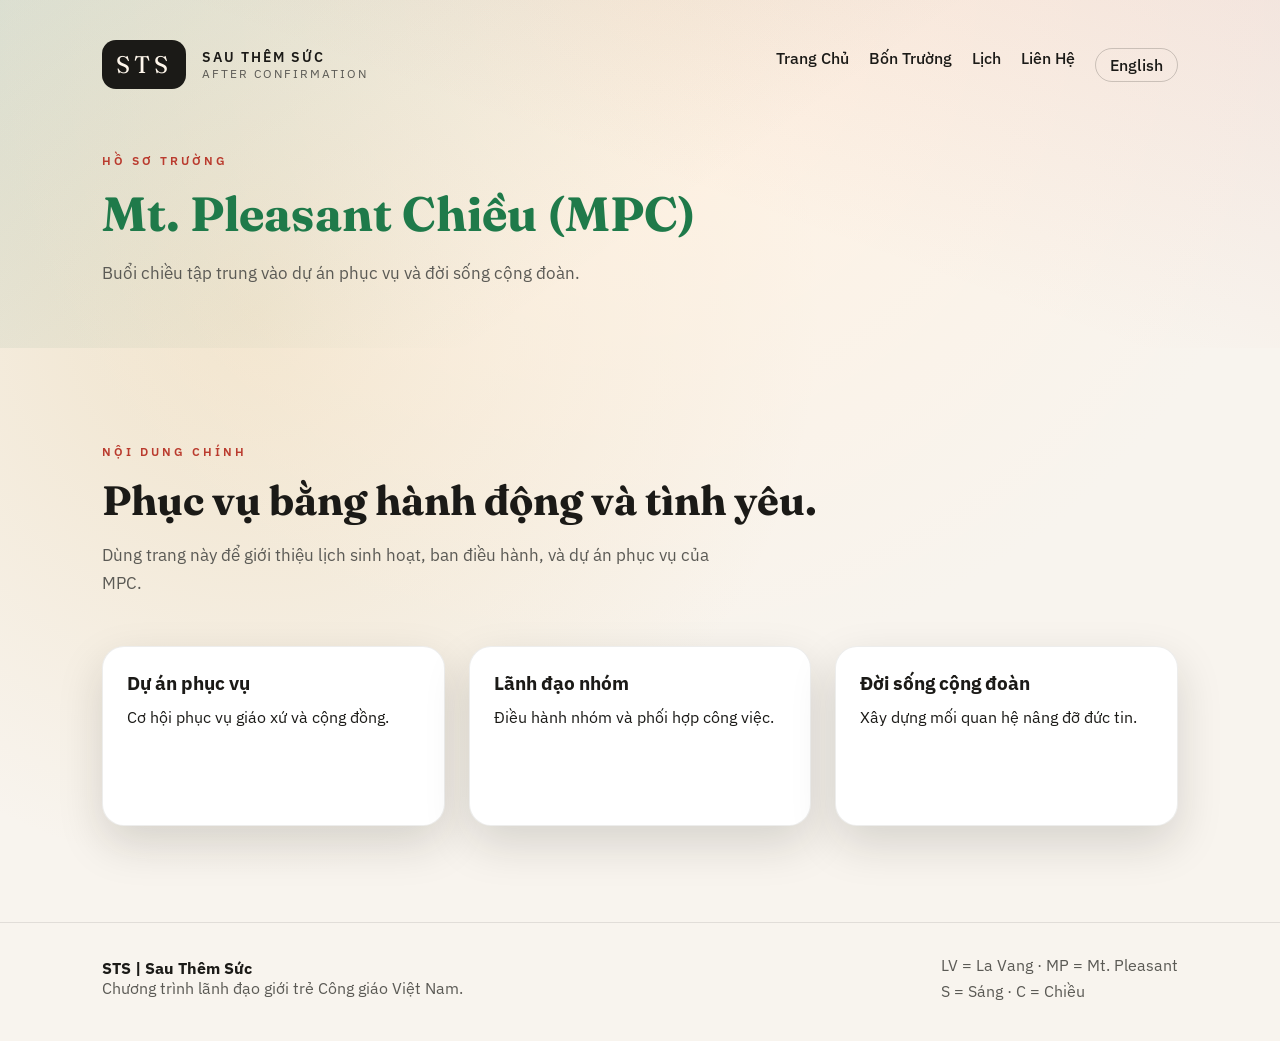
<file: vi/schools/mpc.html>
﻿<!doctype html>
<html lang="vi">
  <head>
    <meta charset="UTF-8" />
    <meta name="viewport" content="width=device-width, initial-scale=1" />
    <title>MPC - Mt. Pleasant Chiều | STS</title>
    <meta
      name="description"
      content="MPC (Mt. Pleasant Chiều) - Trường STS đào luyện lãnh đạo trẻ."
    />
    <link rel="stylesheet" href="../../styles.css" />
  </head>
  <body>
    <div class="page">
      <header class="sub-hero mpc">
        <nav class="nav">
          <div class="brand">
            <div class="brand-mark">STS</div>
            <div class="brand-text">
              <span class="brand-title">Sau Thêm Sức</span>
              <span class="brand-sub">After Confirmation</span>
            </div>
          </div>
          <div class="nav-links">
            <a href="../index.html">Trang Chủ</a>
            <a href="../index.html#schools">Bốn Trường</a>
            <a href="../index.html#calendar">Lịch</a>
            <a href="../index.html#contact">Liên Hệ</a>
            <a class="lang-link" href="../../schools/mpc.html">English</a>
          </div>
        </nav>
        <div class="sub-hero-content">
          <p class="eyebrow">Hồ sơ trường</p>
          <h1 class="school-title">Mt. Pleasant Chiều (MPC)</h1>
          <p class="lede">
            Buổi chiều tập trung vào dự án phục vụ và đời sống cộng đoàn.
          </p>
        </div>
      </header>

      <main>
        <section class="section program">
          <div class="section-head">
            <p class="eyebrow">Nội dung chính</p>
            <h2>Phục vụ bằng hành động và tình yêu.</h2>
            <p class="lede">
              Dùng trang này để giới thiệu lịch sinh hoạt, ban điều hành, và dự án
              phục vụ của MPC.
            </p>
          </div>
          <div class="program-grid">
            <article class="program-card">
              <h3>Dự án phục vụ</h3>
              <p>Cơ hội phục vụ giáo xứ và cộng đồng.</p>
            </article>
            <article class="program-card">
              <h3>Lãnh đạo nhóm</h3>
              <p>Điều hành nhóm và phối hợp công việc.</p>
            </article>
            <article class="program-card">
              <h3>Đời sống cộng đoàn</h3>
              <p>Xây dựng mối quan hệ nâng đỡ đức tin.</p>
            </article>
          </div>
        </section>
      </main>

      <footer class="footer">
        <div>
          <strong>STS | Sau Thêm Sức</strong>
          <p>Chương trình lãnh đạo giới trẻ Công giáo Việt Nam.</p>
        </div>
        <div class="footer-links">
          <span>LV = La Vang · MP = Mt. Pleasant</span>
          <span>S = Sáng · C = Chiều</span>
        </div>
      </footer>
    </div>
  </body>
</html>
</file>
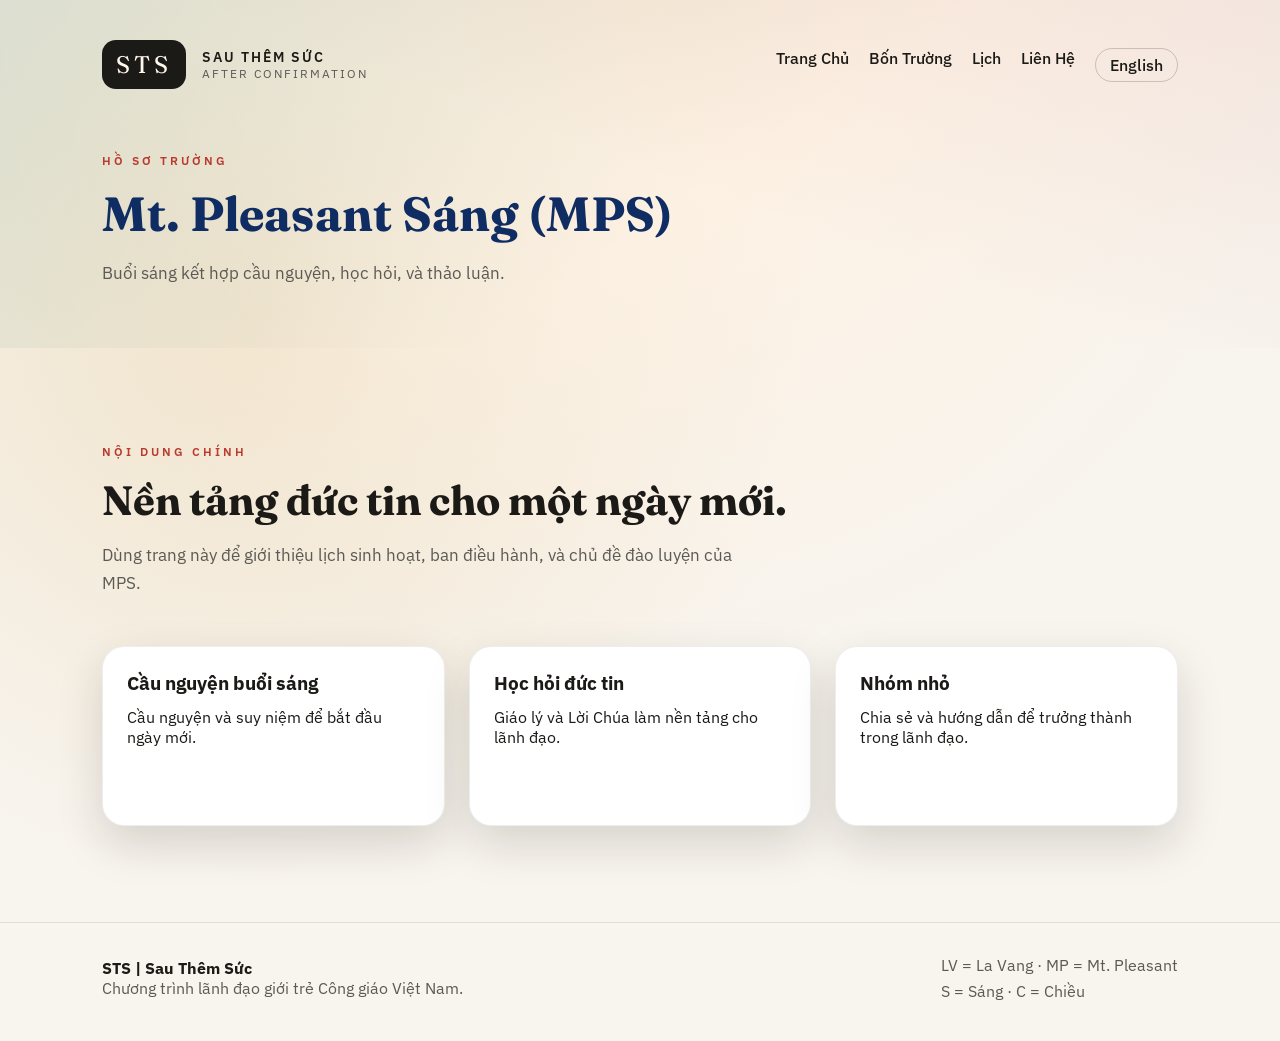
<file: vi/schools/mps.html>
﻿<!doctype html>
<html lang="vi">
  <head>
    <meta charset="UTF-8" />
    <meta name="viewport" content="width=device-width, initial-scale=1" />
    <title>MPS - Mt. Pleasant Sáng | STS</title>
    <meta
      name="description"
      content="MPS (Mt. Pleasant Sáng) - Trường STS đào luyện lãnh đạo trẻ."
    />
    <link rel="stylesheet" href="../../styles.css" />
  </head>
  <body>
    <div class="page">
      <header class="sub-hero mps">
        <nav class="nav">
          <div class="brand">
            <div class="brand-mark">STS</div>
            <div class="brand-text">
              <span class="brand-title">Sau Thêm Sức</span>
              <span class="brand-sub">After Confirmation</span>
            </div>
          </div>
          <div class="nav-links">
            <a href="../index.html">Trang Chủ</a>
            <a href="../index.html#schools">Bốn Trường</a>
            <a href="../index.html#calendar">Lịch</a>
            <a href="../index.html#contact">Liên Hệ</a>
            <a class="lang-link" href="../../schools/mps.html">English</a>
          </div>
        </nav>
        <div class="sub-hero-content">
          <p class="eyebrow">Hồ sơ trường</p>
          <h1 class="school-title">Mt. Pleasant Sáng (MPS)</h1>
          <p class="lede">
            Buổi sáng kết hợp cầu nguyện, học hỏi, và thảo luận.
          </p>
        </div>
      </header>

      <main>
        <section class="section program">
          <div class="section-head">
            <p class="eyebrow">Nội dung chính</p>
            <h2>Nền tảng đức tin cho một ngày mới.</h2>
            <p class="lede">
              Dùng trang này để giới thiệu lịch sinh hoạt, ban điều hành, và chủ
              đề đào luyện của MPS.
            </p>
          </div>
          <div class="program-grid">
            <article class="program-card">
              <h3>Cầu nguyện buổi sáng</h3>
              <p>Cầu nguyện và suy niệm để bắt đầu ngày mới.</p>
            </article>
            <article class="program-card">
              <h3>Học hỏi đức tin</h3>
              <p>Giáo lý và Lời Chúa làm nền tảng cho lãnh đạo.</p>
            </article>
            <article class="program-card">
              <h3>Nhóm nhỏ</h3>
              <p>Chia sẻ và hướng dẫn để trưởng thành trong lãnh đạo.</p>
            </article>
          </div>
        </section>
      </main>

      <footer class="footer">
        <div>
          <strong>STS | Sau Thêm Sức</strong>
          <p>Chương trình lãnh đạo giới trẻ Công giáo Việt Nam.</p>
        </div>
        <div class="footer-links">
          <span>LV = La Vang · MP = Mt. Pleasant</span>
          <span>S = Sáng · C = Chiều</span>
        </div>
      </footer>
    </div>
  </body>
</html>
</file>
<file: styles.css>
﻿@import url("https://fonts.googleapis.com/css2?family=Fraunces:wght@400;600;700&family=IBM+Plex+Sans:wght@300;400;500;600&display=swap");

:root {
  color-scheme: light;
  --bg: #f8f4ee;
  --bg-soft: #fff8f0;
  --ink: #1b1a17;
  --muted: #5b5a55;
  --accent: #ba3b2e;
  --accent-deep: #7e1f16;
  --gold: #d8b062;
  --green: #1c6b4b;
  --lvs: #7a1f2b;
  --lvc: #1f4fbf;
  --mps: #0f2d62;
  --mpc: #1f7a4a;
  --shadow: 0 18px 45px rgba(27, 26, 23, 0.15);
  --radius: 22px;
}

* {
  box-sizing: border-box;
  margin: 0;
  padding: 0;
}

body {
  font-family: "IBM Plex Sans", "Segoe UI", sans-serif;
  background: radial-gradient(circle at top, #fff1e1, transparent 55%),
    radial-gradient(circle at 20% 30%, rgba(216, 176, 98, 0.25), transparent 45%),
    var(--bg);
  color: var(--ink);
  min-height: 100vh;
}

.page {
  display: flex;
  flex-direction: column;
  gap: 96px;
}

.hero {
  padding: 40px 8vw 80px;
  background: linear-gradient(135deg, rgba(186, 59, 46, 0.08), transparent 50%),
    linear-gradient(200deg, rgba(28, 107, 75, 0.12), transparent 55%);
}

.sub-hero {
  padding: 40px 8vw 60px;
  background: linear-gradient(145deg, rgba(28, 107, 75, 0.12), transparent 55%),
    linear-gradient(200deg, rgba(186, 59, 46, 0.08), transparent 50%);
}

.sub-hero-content h1 {
  font-family: "Fraunces", serif;
  font-size: clamp(2rem, 4vw, 3rem);
  margin-bottom: 16px;
}

.nav {
  display: flex;
  align-items: center;
  justify-content: space-between;
  gap: 24px;
  margin-bottom: 64px;
}

.brand {
  display: flex;
  align-items: center;
  gap: 16px;
}

.brand-mark {
  font-family: "Fraunces", serif;
  font-size: 24px;
  letter-spacing: 4px;
  background: var(--ink);
  color: #fff7ec;
  padding: 10px 14px;
  border-radius: 14px;
}

.brand-text {
  display: flex;
  flex-direction: column;
  font-size: 14px;
  text-transform: uppercase;
  letter-spacing: 2px;
}

.brand-title {
  font-weight: 600;
}

.brand-sub {
  color: var(--muted);
  font-size: 12px;
  letter-spacing: 2px;
}

.nav-links {
  display: flex;
  gap: 20px;
  font-weight: 500;
  flex-wrap: wrap;
}

.nav-links a {
  color: var(--ink);
  text-decoration: none;
  position: relative;
}

.nav-links a::after {
  content: "";
  position: absolute;
  left: 0;
  bottom: -6px;
  width: 0;
  height: 2px;
  background: var(--accent);
  transition: width 0.3s ease;
}

.nav-links a:hover::after {
  width: 100%;
}

.lang-link {
  padding: 6px 14px;
  border-radius: 999px;
  border: 1px solid rgba(27, 26, 23, 0.2);
}

.hero-content {
  display: grid;
  grid-template-columns: repeat(auto-fit, minmax(280px, 1fr));
  gap: 48px;
  align-items: center;
}

.eyebrow {
  text-transform: uppercase;
  letter-spacing: 3px;
  font-size: 12px;
  font-weight: 600;
  color: var(--accent);
  margin-bottom: 16px;
}

.hero h1 {
  font-family: "Fraunces", serif;
  font-size: clamp(2.4rem, 4vw, 3.8rem);
  line-height: 1.1;
  margin-bottom: 20px;
}

.lede {
  color: var(--muted);
  font-size: 1.05rem;
  line-height: 1.7;
  max-width: 640px;
}

.hero-actions {
  display: flex;
  gap: 16px;
  margin: 28px 0 24px;
  flex-wrap: wrap;
}

.btn {
  padding: 12px 24px;
  border-radius: 999px;
  border: 1px solid transparent;
  font-weight: 600;
  cursor: pointer;
  text-decoration: none;
  display: inline-flex;
  align-items: center;
  justify-content: center;
  transition: transform 0.2s ease, box-shadow 0.2s ease;
}

.btn.primary {
  background: var(--accent);
  color: #fff7ec;
  box-shadow: 0 10px 25px rgba(186, 59, 46, 0.35);
}

.btn.primary:hover {
  transform: translateY(-2px);
  box-shadow: 0 16px 32px rgba(186, 59, 46, 0.4);
}

.btn.ghost {
  background: transparent;
  border: 1px solid rgba(27, 26, 23, 0.2);
  color: var(--ink);
}

.hero-badges {
  display: flex;
  gap: 12px;
  flex-wrap: wrap;
}

.badge {
  background: #fff;
  padding: 10px 16px;
  border-radius: 999px;
  font-size: 0.9rem;
  box-shadow: var(--shadow);
}

.hero-card {
  background: #fff;
  border-radius: var(--radius);
  padding: 28px;
  box-shadow: var(--shadow);
  border: 1px solid rgba(27, 26, 23, 0.08);
  position: relative;
  overflow: hidden;
}

.hero-card::after {
  content: "";
  position: absolute;
  inset: -30% 40% auto auto;
  width: 220px;
  height: 220px;
  background: radial-gradient(circle, rgba(216, 176, 98, 0.45), transparent 70%);
}

.card-header {
  display: flex;
  align-items: center;
  justify-content: space-between;
  margin-bottom: 18px;
  color: var(--muted);
  font-size: 0.9rem;
  text-transform: uppercase;
  letter-spacing: 2px;
}

.pill {
  background: rgba(28, 107, 75, 0.15);
  color: var(--green);
  padding: 4px 10px;
  border-radius: 999px;
  font-weight: 600;
}

.card-body h3 {
  font-family: "Fraunces", serif;
  font-size: 1.6rem;
  margin-bottom: 12px;
}

.card-body p {
  color: var(--muted);
  line-height: 1.6;
  margin-bottom: 20px;
}

.school-list {
  display: grid;
  gap: 10px;
  font-weight: 600;
}

.school-list a {
  color: var(--ink);
  text-decoration: none;
}

.section {
  padding: 0 8vw;
}

.section-head {
  max-width: 720px;
  margin-bottom: 48px;
}

.section h2 {
  font-family: "Fraunces", serif;
  font-size: clamp(2rem, 3.2vw, 3rem);
  margin-bottom: 16px;
}

.program-grid,
.school-grid,
.schedule-grid {
  display: grid;
  grid-template-columns: repeat(auto-fit, minmax(220px, 1fr));
  gap: 24px;
}

.program-card,
.school-card,
.schedule-card,
.calendar-card {
  background: #fff;
  padding: 24px;
  border-radius: var(--radius);
  box-shadow: var(--shadow);
  border: 1px solid rgba(27, 26, 23, 0.08);
  min-height: 180px;
  display: flex;
  flex-direction: column;
  gap: 12px;
  animation: float-in 0.8s ease both;
}

.calendar-embed {
  padding: 16px;
  align-items: center;
}

.calendar-embed iframe {
  border-radius: 16px;
  width: min(100%, 960px);
  height: 600px;
}

.program-card:nth-child(2) {
  animation-delay: 0.1s;
}

.program-card:nth-child(3) {
  animation-delay: 0.2s;
}

.school-card:nth-child(2) {
  animation-delay: 0.1s;
}

.school-card:nth-child(3) {
  animation-delay: 0.2s;
}

.school-card:nth-child(4) {
  animation-delay: 0.3s;
}

.schedule-card:nth-child(2) {
  animation-delay: 0.2s;
}

.school-tag {
  font-weight: 700;
  letter-spacing: 2px;
  color: var(--accent-deep);
}

.inline-link {
  color: var(--accent);
  font-weight: 600;
  text-decoration: none;
}

.school-card.lvs .school-tag,
.school-list .lvs,
.sub-hero.lvs .school-title {
  color: var(--lvs);
}

.school-card.lvc .school-tag,
.school-list .lvc,
.sub-hero.lvc .school-title {
  color: var(--lvc);
}

.school-card.mps .school-tag,
.school-list .mps,
.sub-hero.mps .school-title {
  color: var(--mps);
}

.school-card.mpc .school-tag,
.school-list .mpc,
.sub-hero.mpc .school-title {
  color: var(--mpc);
}

.school-card.lvs {
  border-top: 4px solid var(--lvs);
}

.school-card.lvc {
  border-top: 4px solid var(--lvc);
}

.school-card.mps {
  border-top: 4px solid var(--mps);
}

.school-card.mpc {
  border-top: 4px solid var(--mpc);
}

.schedule {
  padding-bottom: 40px;
}

.schedule-card ul {
  list-style: none;
  display: grid;
  gap: 8px;
  color: var(--muted);
}

.schedule-card li::before {
  content: "•";
  color: var(--accent);
  margin-right: 8px;
}

.contact {
  padding-bottom: 80px;
}

.contact-card {
  background: linear-gradient(130deg, rgba(186, 59, 46, 0.12), rgba(28, 107, 75, 0.12));
  padding: 48px;
  border-radius: var(--radius);
  display: grid;
  grid-template-columns: repeat(auto-fit, minmax(240px, 1fr));
  gap: 32px;
  align-items: start;
}

.contact-form {
  display: grid;
  gap: 16px;
}

.form-status {
  min-height: 24px;
  font-weight: 600;
  color: var(--muted);
}

.form-status.success {
  color: var(--green);
}

.form-status.error {
  color: var(--accent-deep);
}

label {
  display: grid;
  gap: 8px;
  font-weight: 600;
  color: var(--ink);
}

input,
select {
  padding: 12px 14px;
  border-radius: 12px;
  border: 1px solid rgba(27, 26, 23, 0.2);
  background: #fff;
  font-family: inherit;
}

.footer {
  padding: 32px 8vw 40px;
  display: flex;
  align-items: center;
  justify-content: space-between;
  gap: 20px;
  flex-wrap: wrap;
  border-top: 1px solid rgba(27, 26, 23, 0.1);
  color: var(--muted);
}

.footer strong {
  color: var(--ink);
}

.footer-links {
  display: grid;
  gap: 6px;
}

@keyframes float-in {
  from {
    opacity: 0;
    transform: translateY(12px);
  }
  to {
    opacity: 1;
    transform: translateY(0);
  }
}

@media (max-width: 900px) {
  .nav {
    flex-direction: column;
    align-items: flex-start;
  }

  .nav-links {
    flex-wrap: wrap;
  }
}

@media (max-width: 720px) {
  .page {
    gap: 72px;
  }

  .hero,
  .sub-hero {
    padding: 32px 6vw 60px;
  }

  .section {
    padding: 0 6vw;
  }

  .hero-content {
    grid-template-columns: 1fr;
  }

  .nav-links {
    flex-direction: column;
    align-items: flex-start;
    width: 100%;
    gap: 12px;
  }

  .hero-actions {
    flex-direction: column;
    align-items: stretch;
  }

  .hero-card {
    width: 100%;
  }

  .contact-card {
    padding: 32px;
  }

  .hero-badges {
    flex-direction: column;
    align-items: flex-start;
  }

  .calendar-embed iframe {
    height: 520px;
  }
}

@media (max-width: 540px) {
  .hero {
    padding: 28px 5vw 52px;
  }

  .sub-hero {
    padding: 28px 5vw 48px;
  }

  .section {
    padding: 0 5vw;
  }

  .hero h1 {
    font-size: clamp(2rem, 7vw, 2.6rem);
  }

  .card-body h3 {
    font-size: 1.4rem;
  }

  .calendar-embed iframe {
    height: 440px;
  }
}

@media (prefers-reduced-motion: reduce) {
  * {
    animation-duration: 0.01ms !important;
    animation-iteration-count: 1 !important;
    transition-duration: 0.01ms !important;
  }
}
</file>
